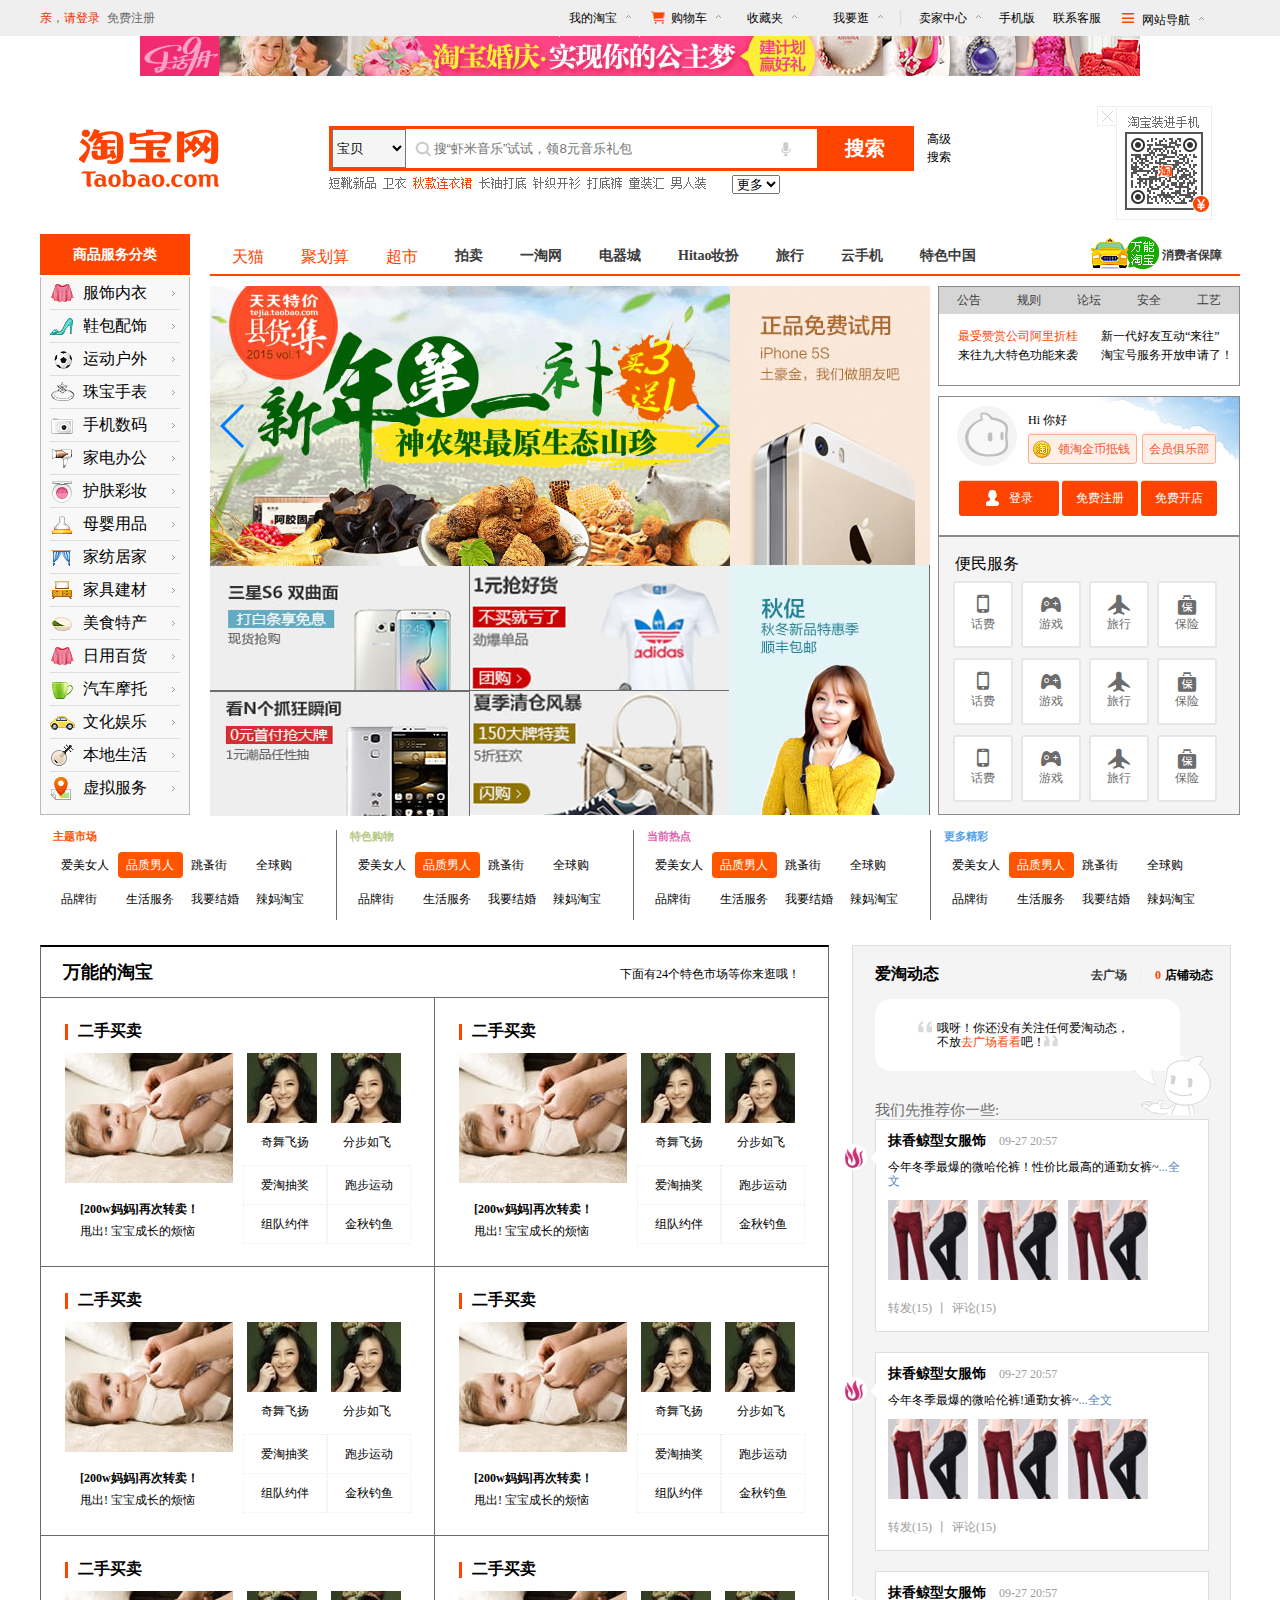
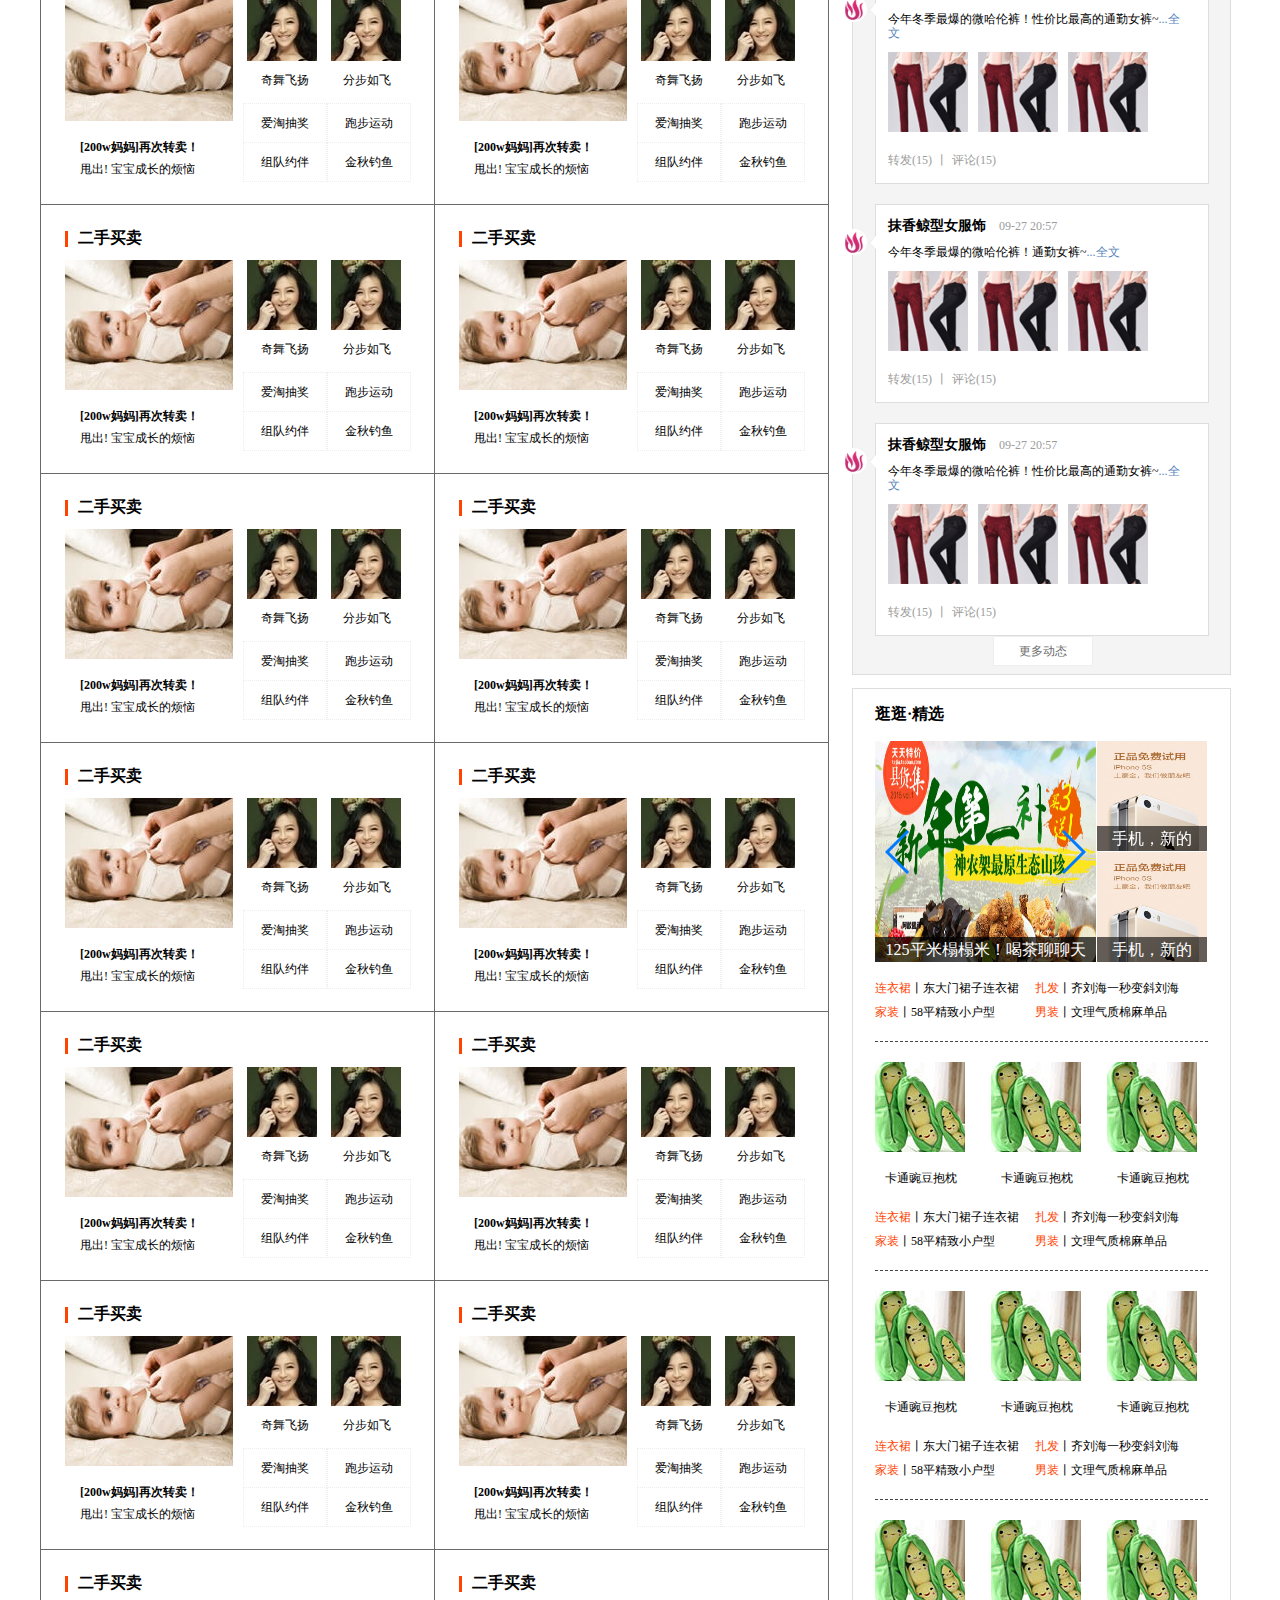
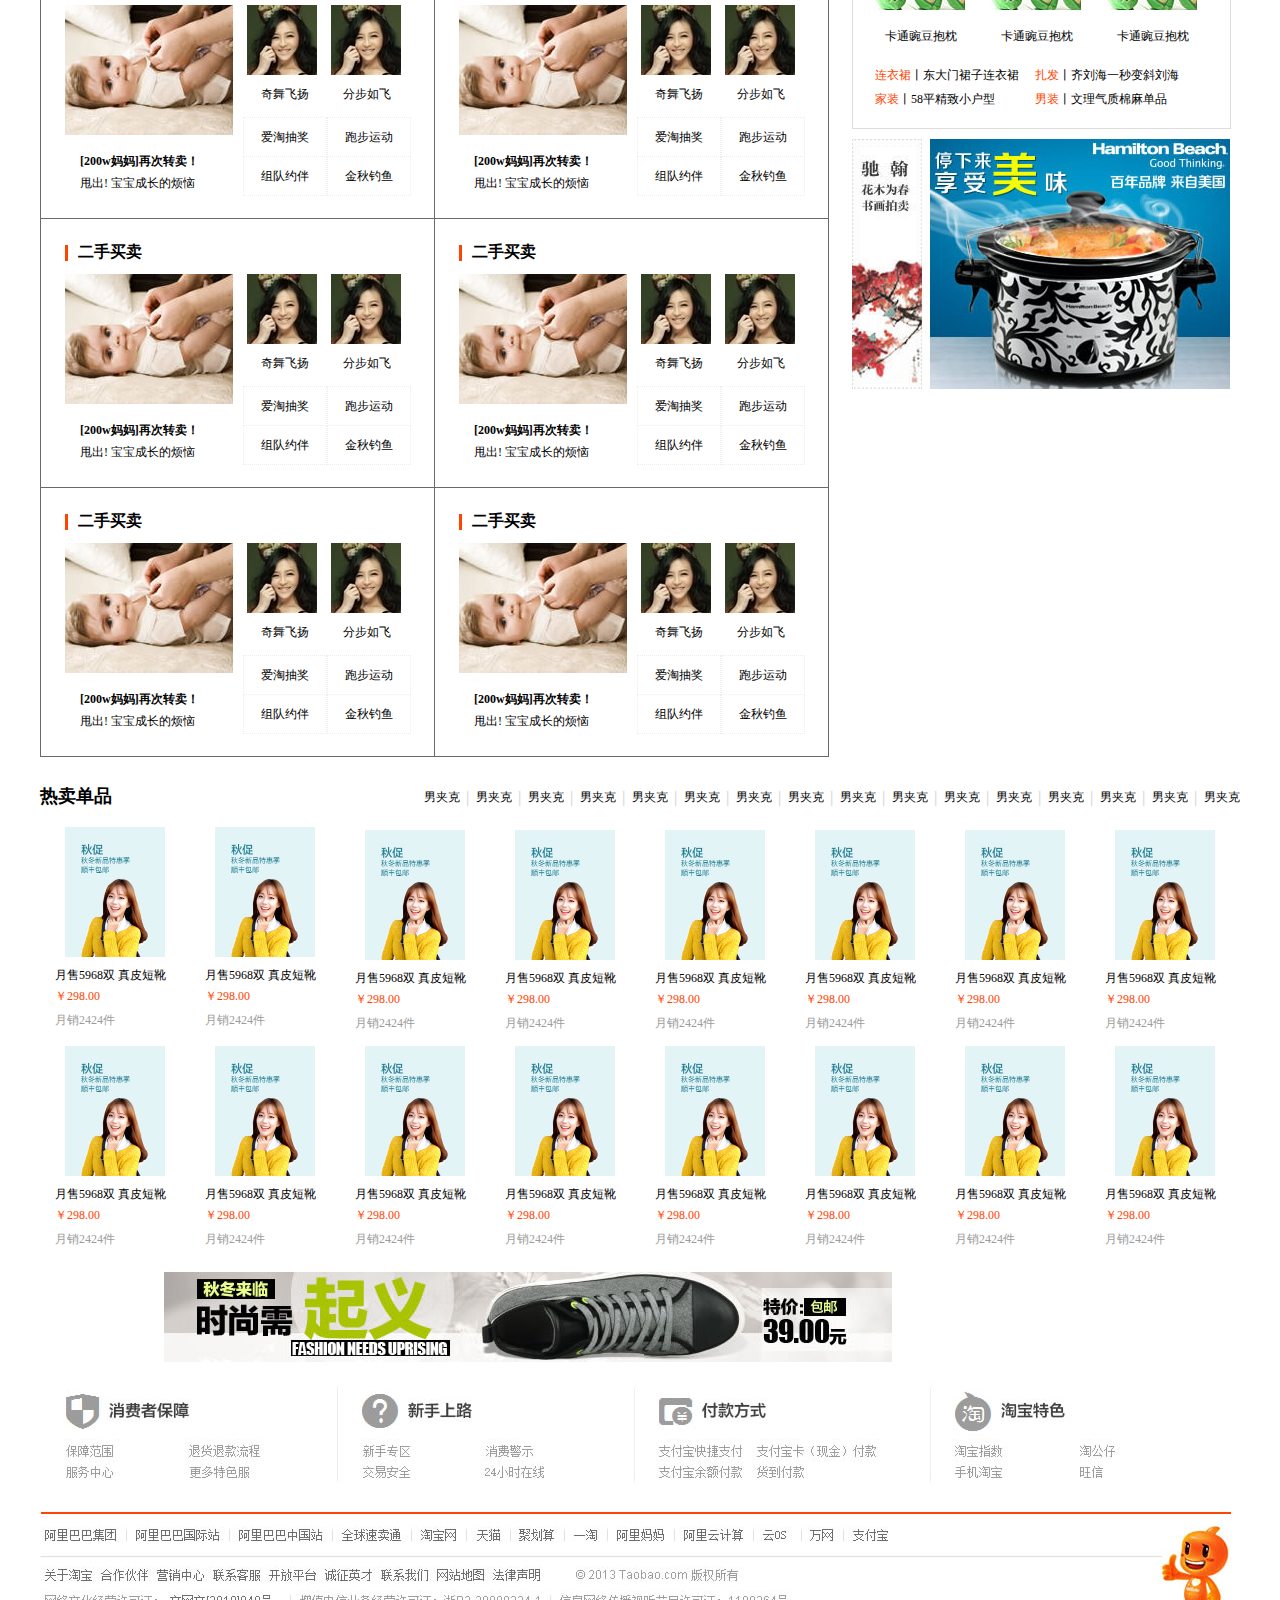
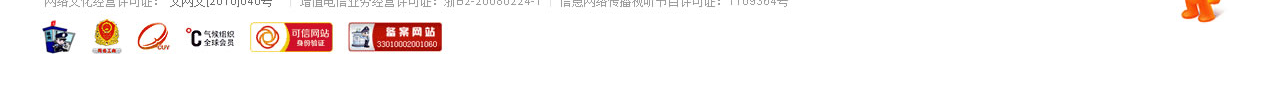
<file: index.html>
<!DOCTYPE html>
<html lang="en">
<head>
	<meta charset="UTF-8">
	<link rel="stylesheet" type="text/css" href="css/style.css">
	<link rel="stylesheet" type="text/css" href="css/common.css">
	<link rel="stylesheet" type="text/css" href="iconfont/iconfont.css">
	<link rel="stylesheet" href="css/swiper.css">
	<title>Document</title>
</head>
<body>
<nav>
	<div class="clearfix gwidin">
		<a href="" class="denglu">亲，请登录</a>
		<a href="" class="zhuce">免费注册</a>
		<ul class="nav fr clearfix">
			<li class="a1 taobao">
				<a class="taobao1" href="">我的淘宝<span></span></a><br>
				<ol>
					<li>已买到的宝贝</li>
					<li>店铺动态</li>
					<li>好友动态</li>
				</ol>
			</li>
			<li class="a1 gouwuche">
				<a class="gouwuche1" href=""><i class="iconfont icon-ziyuan"></i>购物车<span></span></a><br>
				<ol>
					<li class="wu"></li>
					<li class="you">
						<p class="jiacu">最近加入的宝贝：</p>
						<div>
							<p>2015夏季新款低腰修身显腰...<span>￥89.00</span</p>
							<p>颜色分类:黑色 尺寸:s<a href="">删除</a></p>	
						</div>
						<div>
							<p>2015夏季新款低腰修身显腰...<span>￥89.00</span</p>
							<p>颜色分类:黑色 尺寸:s<a href="">删除</a></p>	
						</div>			
					</li>	
				</ol>
			</li>
			<li class="a1 scj">
				<a href="">收藏夹<span></span></a>
				<ol>
					<li>收藏的宝贝</li>
					<li>收藏的店铺</li>
				</ol>
			</li>
			<li class="a1 wyg">
				<a href="">我要逛<span></span></a>
				<ol>
					<li>逛上新</li>
					<li>逛优惠</li>
					<li>小分队</li>
					<li>用手机逛</li>
					<li>商品分类</li>
				</ol>
			</li>
			<span class="fl fengexian">丨</span>
			<li class="a1 mjzx">
				<a class="mjzx1" href="">卖家中心<span></span></a>
				<ol>
					<li>已卖出的宝贝</li>
					<li>出售中的宝贝</li>
					<li>卖家服务市场</li>
					<li>卖家培训中心</li>
				</ol>
			</li>
			<li class="a1"><a href="">手机版</a></li>
			<li class="a1"><a href="">联系客服</a></a></li>
			<li class="a1 wzdh">
			<a class="wzdh1" href=""><i class="iconfont icon-fenlei1"></i>网站导航<span></span>
			</a>
			<ol class="clearfix">
				<li class="fl"><img src="images/wzdh1.png" alt=""></li>
				<li class="fl"><img src="images/wzdh2.png" alt=""></li>
				<li class="fl"><img src="images/wzdh3.png" alt=""></li>
				<li class="fl"><img src="images/wzdh4.png" alt=""></li>
			</ol>
			</li>
		</ul>
	</div>
</nav>
<div style="margin:0 auto;width: 1000px;height: 40px;position: relative;z-index: -2;">
	<img src="images/huodong.jpg" alt="">
</div>
<div class="sousuo">
	<img class="logo" src="images/logo.png" alt="">
	<img class="erweima" src="images/erweima.png" alt="">
	<form>
		<span class="iconfont icon-tubiao11"></span>
		<i class="iconfont icon-maikefeng"></i>
		<input placeholder="搜“虾米音乐”试试，领8元音乐礼包" name="">
		<select class="baobei">
    		<option>宝贝</option>
        	<option>衣服</option>
        	<option>鞋子</option>
        	<option>手机</option>
        	<option>电脑</option>
        	<option>被褥</option>
        	<option>内衣</option>
   		</select>	
		<a href="">搜索</a>
	</form>
	<p>高级搜索</p>
	<div>
		<img src="images/chazhao.png" alt="">
		<select>
    		<option>更多</option>
       		<option>更多</option>
       		<option>更多</option>
       		<option>更多</option>
       		<option>更多</option>
       		<option>更多</option>
       		<option>更多</option>
   		</select>	
	</div>
</div>
<div class="gwidin ctn">
	<div class="left fl">
		<p>商品服务分类</p>
		<ul class="clearfix">
			<li>服饰内衣</li>
			<li>鞋包配饰</li>
			<li>运动户外</li>
			<li>珠宝手表</li>
			<li>手机数码</li>
			<li>家电办公</li>
			<li>护肤彩妆</li>
			<li>母婴用品</li>
			<li>家纺居家</li>
			<li>家具建材</li>
			<li>美食特产</li>
			<li>日用百货</li>
			<li>汽车摩托</li>
			<li>文化娱乐</li>
			<li>本地生活</li>
			<li class="aaa">虚拟服务</li>
		</ul>
	</div>
	<div class="right fr clearfix">
		<ul class="lianjie">
			<li>天猫</li>
			<li>聚划算</li>
			<li>超市</li>
			<li>拍卖</li>
			<li>一淘网</li>
			<li>电器城</li>
			<li>Hitao妆扮</li>
			<li>旅行</li>
			<li>云手机</li>
			<li>特色中国</li>
			<img class="car" src="images/car.png" alt="">
			<li>消费者保障</li>
		</ul>
		<div class="bigbanner swiper-container fl">
			<div class="big swiper-wrapper">
				<div class="swiper-slide"><img src="images/banner.jpg" alt=""></div>
				<div class="swiper-slide"><img src="images/banner.jpg" alt=""></div>
				<div class="swiper-slide"><img src="images/banner.jpg" alt=""></div>
				<div class="swiper-slide"><img src="images/banner.jpg" alt=""></div>
				<div class="swiper-slide"><img src="images/banner.jpg" alt=""></div>
			</div>
   			
   			<!-- 如果需要导航按钮 -->
   			<div class="swiper-button-prev"></div>
   			<div class="swiper-button-next"></div>	
		</div>
		<div class="fl guding1">
			<img src="images/guding2.jpg" alt="">
		</div>

		<div class="fr bg">
			<div class="bg1">
				<ul>
					<li>公告</li>
					<li>规则</li>
					<li>论坛</li>
					<li>安全</li>
					<li>工艺</li>
				</ul>
				<a href="">最受赞赏公司阿里折桂</a>
				<a href="">新一代好友互动“来往”</a>
				<a href="">来往九大特色功能来袭</a>
				<a href="">淘宝号服务开放申请了！</a>
			</div>
			<div class="bg2">
				<p>Hi 你好</p>
				<a class="a1" href="">领淘金币抵钱</a>
				<a class="a2" href="">会员俱乐部</a><br>
				<a class="a3" href="">登录</a>
				<a class="a4" href="">免费注册</a>
				<a class="a5" href="">免费开店</a>
			</div>
			<div class="bg3">
				<div>
					<p>便民服务</p>
					<ul class="clearfix">
						<li id="open"><span class="iconfont icon-shouji"></span><br>话费</li>
						<li><span class="iconfont icon-iconfontyouxihudong"></span><br>游戏</li>
						<li><span class="iconfont icon-lvxing"></span><br>旅行</li>
						<li><span class="iconfont icon-baoxian"></span><br>保险</li>
						<li><span class="iconfont icon-shouji"></span><br>话费</li>
						<li><span class="iconfont icon-iconfontyouxihudong"></span><br>游戏</li>
						<li><span class="iconfont icon-lvxing"></span><br>旅行</li>
						<li><span class="iconfont icon-baoxian"></span><br>保险</li>
						<li><span class="iconfont icon-shouji"></span><br>话费</li>
						<li><span class="iconfont icon-iconfontyouxihudong"></span><br>游戏</li>
						<li><span class="iconfont icon-lvxing"></span><br>旅行</li>
						<li><span class="iconfont icon-baoxian"></span><br>保险</li>	
					</ul>
					<div id="close">
						<form>
							<input type="text" placeholder="手机号，固化好">
							<select class="baobei">
    							<option>50元</option>
        						<option>10元</option>
        						<option>30元</option>
        						<option>100元</option>
        						<option>500元</option>
   							</select>
						</form>
						<p>售价<span>￥</span><strong>49-49.8</strong></p>
						<a class="a1" href="#">立即充值</a>
						<a class="a2" href="#">定期充值</a><span>哇！绝版淘公仔！</span>
					</div>	
				</div>	

			</div>
		</div>
		
		<div class="littlebanner clearfix">
			<div class="little fl clearfix">
				<div class="clearfix fl">
					<img src="images/banner1.jpg" alt="">
					<img src="images/banner2.jpg" alt="">
					<img src="images/banner3.jpg" alt="">
					<img src="images/banner4.jpg" alt="">
				</div>
				<img class="fl" src="images/guding.jpg" alt="">
			</div>
		</div>
	</div>
</div>
<div class="gwidin ctn2">
	<div>
		<h6>主题市场</h6>
		<ul>
			<li><a href="#">爱美女人</a></li>
			<li><a class="white" href="#">品质男人</a></li>
			<li><a href="#">跳蚤街</a></li>
			<li><a href="#">全球购</a></li>
			<li><a href="#">品牌街</a></li>
			<li><a href="#">生活服务</a></li>
			<li><a href="#">我要结婚</a></li>
			<li><a href="#">辣妈淘宝</a></li>
		</ul>
	</div>
	<div>
		<h6>特色购物</h6>
		<ul>
			<li><a href="#">爱美女人</a></li>
			<li><a class="white" href="#">品质男人</a></li>
			<li><a href="#">跳蚤街</a></li>
			<li><a href="#">全球购</a></li>
			<li><a href="#">品牌街</a></li>
			<li><a href="#">生活服务</a></li>
			<li><a href="#">我要结婚</a></li>
			<li><a href="#">辣妈淘宝</a></li>
		</ul>
	</div>
	<div>
		<h6>当前热点</h6>
		<ul>
			<li><a href="#">爱美女人</a></li>
			<li><a class="white" href="#">品质男人</a></li>
			<li><a href="#">跳蚤街</a></li>
			<li><a href="#">全球购</a></li>
			<li><a href="#">品牌街</a></li>
			<li><a href="#">生活服务</a></li>
			<li><a href="#">我要结婚</a></li>
			<li><a href="#">辣妈淘宝</a></li>
		</ul>
	</div>
	<div>
		<h6>更多精彩</h6>
		<ul>
			<li><a href="#">爱美女人</a></li>
			<li><a class="white" href="#">品质男人</a></li>
			<li><a href="#">跳蚤街</a></li>
			<li><a href="#">全球购</a></li>
			<li><a href="#">品牌街</a></li>
			<li><a href="#">生活服务</a></li>
			<li><a href="#">我要结婚</a></li>
			<li><a href="#">辣妈淘宝</a></li>
		</ul>
	</div>
</div>

<div class="gwidin ctn3 clearfix">
	<div class="wanneng">
		<h5>万能的淘宝<span>下面有24个特色市场等你来逛哦！</span></h5>
	</div>
	<div class="sub clearfix fl">
		<div>
			<p class="ershou">二手买卖</p>
			<div class="fl zuo">
				<img src="images/baobao.jpg" alt="">
				<p class="mama">[200w妈妈]再次转卖！</p>
				<p class="baobao">甩出! 宝宝成长的烦恼</p>
			</div>
			<div class="fl you">
				<img class="nvren" src="images/nvren.jpg" alt="">
				<img src="images/nvren.jpg" alt=""><br>
				<span>奇舞飞扬</span>
				<span>分步如飞</span><br>
				<span>爱淘抽奖</span>
				<span>跑步运动</span><br>
				<span>组队约伴</span>
				<span>金秋钓鱼</span>
			</div>
		</div>
		<div>
			<p class="ershou">二手买卖</p>
			<div class="fl zuo">
				<img src="images/baobao.jpg" alt="">
				<p class="mama">[200w妈妈]再次转卖！</p>
				<p class="baobao">甩出! 宝宝成长的烦恼</p>
			</div>
			<div class="fl you">
				<img class="nvren" src="images/nvren.jpg" alt="">
				<img src="images/nvren.jpg" alt=""><br>
				<span>奇舞飞扬</span>
				<span>分步如飞</span><br>
				<span>爱淘抽奖</span>
				<span>跑步运动</span><br>
				<span>组队约伴</span>
				<span>金秋钓鱼</span>
			</div>
		</div>
		<div>
			<p class="ershou">二手买卖</p>
			<div class="fl zuo">
				<img src="images/baobao.jpg" alt="">
				<p class="mama">[200w妈妈]再次转卖！</p>
				<p class="baobao">甩出! 宝宝成长的烦恼</p>
			</div>
			<div class="fl you">
				<img class="nvren" src="images/nvren.jpg" alt="">
				<img src="images/nvren.jpg" alt=""><br>
				<span>奇舞飞扬</span>
				<span>分步如飞</span><br>
				<span>爱淘抽奖</span>
				<span>跑步运动</span><br>
				<span>组队约伴</span>
				<span>金秋钓鱼</span>
			</div>
		</div>
		<div>
			<p class="ershou">二手买卖</p>
			<div class="fl zuo">
				<img src="images/baobao.jpg" alt="">
				<p class="mama">[200w妈妈]再次转卖！</p>
				<p class="baobao">甩出! 宝宝成长的烦恼</p>
			</div>
			<div class="fl you">
				<img class="nvren" src="images/nvren.jpg" alt="">
				<img src="images/nvren.jpg" alt=""><br>
				<span>奇舞飞扬</span>
				<span>分步如飞</span><br>
				<span>爱淘抽奖</span>
				<span>跑步运动</span><br>
				<span>组队约伴</span>
				<span>金秋钓鱼</span>
			</div>
		</div>
		<div>
			<p class="ershou">二手买卖</p>
			<div class="fl zuo">
				<img src="images/baobao.jpg" alt="">
				<p class="mama">[200w妈妈]再次转卖！</p>
				<p class="baobao">甩出! 宝宝成长的烦恼</p>
			</div>
			<div class="fl you">
				<img class="nvren" src="images/nvren.jpg" alt="">
				<img src="images/nvren.jpg" alt=""><br>
				<span>奇舞飞扬</span>
				<span>分步如飞</span><br>
				<span>爱淘抽奖</span>
				<span>跑步运动</span><br>
				<span>组队约伴</span>
				<span>金秋钓鱼</span>
			</div>
		</div>
		<div>
			<p class="ershou">二手买卖</p>
			<div class="fl zuo">
				<img src="images/baobao.jpg" alt="">
				<p class="mama">[200w妈妈]再次转卖！</p>
				<p class="baobao">甩出! 宝宝成长的烦恼</p>
			</div>
			<div class="fl you">
				<img class="nvren" src="images/nvren.jpg" alt="">
				<img src="images/nvren.jpg" alt=""><br>
				<span>奇舞飞扬</span>
				<span>分步如飞</span><br>
				<span>爱淘抽奖</span>
				<span>跑步运动</span><br>
				<span>组队约伴</span>
				<span>金秋钓鱼</span>
			</div>
		</div>
		<div>
			<p class="ershou">二手买卖</p>
			<div class="fl zuo">
				<img src="images/baobao.jpg" alt="">
				<p class="mama">[200w妈妈]再次转卖！</p>
				<p class="baobao">甩出! 宝宝成长的烦恼</p>
			</div>
			<div class="fl you">
				<img class="nvren" src="images/nvren.jpg" alt="">
				<img src="images/nvren.jpg" alt=""><br>
				<span>奇舞飞扬</span>
				<span>分步如飞</span><br>
				<span>爱淘抽奖</span>
				<span>跑步运动</span><br>
				<span>组队约伴</span>
				<span>金秋钓鱼</span>
			</div>
		</div>
		<div>
			<p class="ershou">二手买卖</p>
			<div class="fl zuo">
				<img src="images/baobao.jpg" alt="">
				<p class="mama">[200w妈妈]再次转卖！</p>
				<p class="baobao">甩出! 宝宝成长的烦恼</p>
			</div>
			<div class="fl you">
				<img class="nvren" src="images/nvren.jpg" alt="">
				<img src="images/nvren.jpg" alt=""><br>
				<span>奇舞飞扬</span>
				<span>分步如飞</span><br>
				<span>爱淘抽奖</span>
				<span>跑步运动</span><br>
				<span>组队约伴</span>
				<span>金秋钓鱼</span>
			</div>
		</div>
		<div>
			<p class="ershou">二手买卖</p>
			<div class="fl zuo">
				<img src="images/baobao.jpg" alt="">
				<p class="mama">[200w妈妈]再次转卖！</p>
				<p class="baobao">甩出! 宝宝成长的烦恼</p>
			</div>
			<div class="fl you">
				<img class="nvren" src="images/nvren.jpg" alt="">
				<img src="images/nvren.jpg" alt=""><br>
				<span>奇舞飞扬</span>
				<span>分步如飞</span><br>
				<span>爱淘抽奖</span>
				<span>跑步运动</span><br>
				<span>组队约伴</span>
				<span>金秋钓鱼</span>
			</div>
		</div>
		<div>
			<p class="ershou">二手买卖</p>
			<div class="fl zuo">
				<img src="images/baobao.jpg" alt="">
				<p class="mama">[200w妈妈]再次转卖！</p>
				<p class="baobao">甩出! 宝宝成长的烦恼</p>
			</div>
			<div class="fl you">
				<img class="nvren" src="images/nvren.jpg" alt="">
				<img src="images/nvren.jpg" alt=""><br>
				<span>奇舞飞扬</span>
				<span>分步如飞</span><br>
				<span>爱淘抽奖</span>
				<span>跑步运动</span><br>
				<span>组队约伴</span>
				<span>金秋钓鱼</span>
			</div>
		</div>
		<div>
			<p class="ershou">二手买卖</p>
			<div class="fl zuo">
				<img src="images/baobao.jpg" alt="">
				<p class="mama">[200w妈妈]再次转卖！</p>
				<p class="baobao">甩出! 宝宝成长的烦恼</p>
			</div>
			<div class="fl you">
				<img class="nvren" src="images/nvren.jpg" alt="">
				<img src="images/nvren.jpg" alt=""><br>
				<span>奇舞飞扬</span>
				<span>分步如飞</span><br>
				<span>爱淘抽奖</span>
				<span>跑步运动</span><br>
				<span>组队约伴</span>
				<span>金秋钓鱼</span>
			</div>
		</div>
		<div>
			<p class="ershou">二手买卖</p>
			<div class="fl zuo">
				<img src="images/baobao.jpg" alt="">
				<p class="mama">[200w妈妈]再次转卖！</p>
				<p class="baobao">甩出! 宝宝成长的烦恼</p>
			</div>
			<div class="fl you">
				<img class="nvren" src="images/nvren.jpg" alt="">
				<img src="images/nvren.jpg" alt=""><br>
				<span>奇舞飞扬</span>
				<span>分步如飞</span><br>
				<span>爱淘抽奖</span>
				<span>跑步运动</span><br>
				<span>组队约伴</span>
				<span>金秋钓鱼</span>
			</div>
		</div>
		<div>
			<p class="ershou">二手买卖</p>
			<div class="fl zuo">
				<img src="images/baobao.jpg" alt="">
				<p class="mama">[200w妈妈]再次转卖！</p>
				<p class="baobao">甩出! 宝宝成长的烦恼</p>
			</div>
			<div class="fl you">
				<img class="nvren" src="images/nvren.jpg" alt="">
				<img src="images/nvren.jpg" alt=""><br>
				<span>奇舞飞扬</span>
				<span>分步如飞</span><br>
				<span>爱淘抽奖</span>
				<span>跑步运动</span><br>
				<span>组队约伴</span>
				<span>金秋钓鱼</span>
			</div>
		</div>
		<div>
			<p class="ershou">二手买卖</p>
			<div class="fl zuo">
				<img src="images/baobao.jpg" alt="">
				<p class="mama">[200w妈妈]再次转卖！</p>
				<p class="baobao">甩出! 宝宝成长的烦恼</p>
			</div>
			<div class="fl you">
				<img class="nvren" src="images/nvren.jpg" alt="">
				<img src="images/nvren.jpg" alt=""><br>
				<span>奇舞飞扬</span>
				<span>分步如飞</span><br>
				<span>爱淘抽奖</span>
				<span>跑步运动</span><br>
				<span>组队约伴</span>
				<span>金秋钓鱼</span>
			</div>
		</div>
		<div>
			<p class="ershou">二手买卖</p>
			<div class="fl zuo">
				<img src="images/baobao.jpg" alt="">
				<p class="mama">[200w妈妈]再次转卖！</p>
				<p class="baobao">甩出! 宝宝成长的烦恼</p>
			</div>
			<div class="fl you">
				<img class="nvren" src="images/nvren.jpg" alt="">
				<img src="images/nvren.jpg" alt=""><br>
				<span>奇舞飞扬</span>
				<span>分步如飞</span><br>
				<span>爱淘抽奖</span>
				<span>跑步运动</span><br>
				<span>组队约伴</span>
				<span>金秋钓鱼</span>
			</div>
		</div>
		<div>
			<p class="ershou">二手买卖</p>
			<div class="fl zuo">
				<img src="images/baobao.jpg" alt="">
				<p class="mama">[200w妈妈]再次转卖！</p>
				<p class="baobao">甩出! 宝宝成长的烦恼</p>
			</div>
			<div class="fl you">
				<img class="nvren" src="images/nvren.jpg" alt="">
				<img src="images/nvren.jpg" alt=""><br>
				<span>奇舞飞扬</span>
				<span>分步如飞</span><br>
				<span>爱淘抽奖</span>
				<span>跑步运动</span><br>
				<span>组队约伴</span>
				<span>金秋钓鱼</span>
			</div>
		</div>
		<div>
			<p class="ershou">二手买卖</p>
			<div class="fl zuo">
				<img src="images/baobao.jpg" alt="">
				<p class="mama">[200w妈妈]再次转卖！</p>
				<p class="baobao">甩出! 宝宝成长的烦恼</p>
			</div>
			<div class="fl you">
				<img class="nvren" src="images/nvren.jpg" alt="">
				<img src="images/nvren.jpg" alt=""><br>
				<span>奇舞飞扬</span>
				<span>分步如飞</span><br>
				<span>爱淘抽奖</span>
				<span>跑步运动</span><br>
				<span>组队约伴</span>
				<span>金秋钓鱼</span>
			</div>
		</div>
		<div>
			<p class="ershou">二手买卖</p>
			<div class="fl zuo">
				<img src="images/baobao.jpg" alt="">
				<p class="mama">[200w妈妈]再次转卖！</p>
				<p class="baobao">甩出! 宝宝成长的烦恼</p>
			</div>
			<div class="fl you">
				<img class="nvren" src="images/nvren.jpg" alt="">
				<img src="images/nvren.jpg" alt=""><br>
				<span>奇舞飞扬</span>
				<span>分步如飞</span><br>
				<span>爱淘抽奖</span>
				<span>跑步运动</span><br>
				<span>组队约伴</span>
				<span>金秋钓鱼</span>
			</div>
		</div>
		<div>
			<p class="ershou">二手买卖</p>
			<div class="fl zuo">
				<img src="images/baobao.jpg" alt="">
				<p class="mama">[200w妈妈]再次转卖！</p>
				<p class="baobao">甩出! 宝宝成长的烦恼</p>
			</div>
			<div class="fl you">
				<img class="nvren" src="images/nvren.jpg" alt="">
				<img src="images/nvren.jpg" alt=""><br>
				<span>奇舞飞扬</span>
				<span>分步如飞</span><br>
				<span>爱淘抽奖</span>
				<span>跑步运动</span><br>
				<span>组队约伴</span>
				<span>金秋钓鱼</span>
			</div>
		</div>
		<div>
			<p class="ershou">二手买卖</p>
			<div class="fl zuo">
				<img src="images/baobao.jpg" alt="">
				<p class="mama">[200w妈妈]再次转卖！</p>
				<p class="baobao">甩出! 宝宝成长的烦恼</p>
			</div>
			<div class="fl you">
				<img class="nvren" src="images/nvren.jpg" alt="">
				<img src="images/nvren.jpg" alt=""><br>
				<span>奇舞飞扬</span>
				<span>分步如飞</span><br>
				<span>爱淘抽奖</span>
				<span>跑步运动</span><br>
				<span>组队约伴</span>
				<span>金秋钓鱼</span>
			</div>
		</div>
		<div>
			<p class="ershou">二手买卖</p>
			<div class="fl zuo">
				<img src="images/baobao.jpg" alt="">
				<p class="mama">[200w妈妈]再次转卖！</p>
				<p class="baobao">甩出! 宝宝成长的烦恼</p>
			</div>
			<div class="fl you">
				<img class="nvren" src="images/nvren.jpg" alt="">
				<img src="images/nvren.jpg" alt=""><br>
				<span>奇舞飞扬</span>
				<span>分步如飞</span><br>
				<span>爱淘抽奖</span>
				<span>跑步运动</span><br>
				<span>组队约伴</span>
				<span>金秋钓鱼</span>
			</div>
		</div>
		<div>
			<p class="ershou">二手买卖</p>
			<div class="fl zuo">
				<img src="images/baobao.jpg" alt="">
				<p class="mama">[200w妈妈]再次转卖！</p>
				<p class="baobao">甩出! 宝宝成长的烦恼</p>
			</div>
			<div class="fl you">
				<img class="nvren" src="images/nvren.jpg" alt="">
				<img src="images/nvren.jpg" alt=""><br>
				<span>奇舞飞扬</span>
				<span>分步如飞</span><br>
				<span>爱淘抽奖</span>
				<span>跑步运动</span><br>
				<span>组队约伴</span>
				<span>金秋钓鱼</span>
			</div>
		</div>
	</div>
	<div class="fl right">
		<h6>爱淘动态
			<span >去广场</span>
			<span>丨</span>
			<span>0</span>
			<span>店铺动态</span>
		</h6>
		<div class="yuanjiao">
			<p>哦呀！你还没有关注任何爱淘动态，<br>不放<span>去广场看看</span>吧！</p>
		</div>
		<p class="tuijian">我们先推荐你一些:</p>
		<img class="ali2" src="images/ali2.png" alt="">
		<div class="moxiang">
			<img class="a1" src="images/123.png" alt="">
			<img class="a2" src="images/huo.png" alt="">
			<p class="p1">抹香鲸型女服饰<span>09-27 20:57</span></p>
			<p class="p2">今年冬季最爆的微哈伦裤！性价比最高的通勤女裤~<a href="#">...全文</a></p>
			<img src="images/nanku.png" alt="">
			<img src="images/nanku.png" alt="">
			<img src="images/nanku.png" alt=""><br>
			<a href="#">转发(15)</a>
			<span>丨</span>
			<a href="#">评论(15)</a>
		</div>
		<div class="moxiang">
			<img class="a1" src="images/123.png" alt="">
			<img class="a2" src="images/huo.png" alt="">
			<p class="p1">抹香鲸型女服饰<span>09-27 20:57</span></p>
			<p class="p2">今年冬季最爆的微哈伦裤!通勤女裤~<a href="#">...全文</a></p>
			<img src="images/nanku.png" alt="">
			<img src="images/nanku.png" alt="">
			<img src="images/nanku.png" alt=""><br>
			<a href="#">转发(15)</a>
			<span>丨</span>
			<a href="#">评论(15)</a>
		</div>
		<div class="moxiang">
			<img class="a1" src="images/123.png" alt="">
			<img class="a2" src="images/huo.png" alt="">
			<p class="p1">抹香鲸型女服饰<span>09-27 20:57</span></p>
			<p class="p2">今年冬季最爆的微哈伦裤！性价比最高的通勤女裤~<a href="#">...全文</a></p>
			<img src="images/nanku.png" alt="">
			<img src="images/nanku.png" alt="">
			<img src="images/nanku.png" alt=""><br>
			<a href="#">转发(15)</a>
			<span>丨</span>
			<a href="#">评论(15)</a>
		</div>
		<div class="moxiang">
			<img class="a1" src="images/123.png" alt="">
			<img class="a2" src="images/huo.png" alt="">
			<p class="p1">抹香鲸型女服饰<span>09-27 20:57</span></p>
			<p class="p2">今年冬季最爆的微哈伦裤！通勤女裤~<a href="#">...全文</a></p>
			<img src="images/nanku.png" alt="">
			<img src="images/nanku.png" alt="">
			<img src="images/nanku.png" alt=""><br>
			<a href="#">转发(15)</a>
			<span>丨</span>
			<a href="#">评论(15)</a>
		</div>
		<div class="moxiang moxiang5">
			<img class="a1" src="images/123.png" alt="">
			<img class="a2" src="images/huo.png" alt="">
			<p class="p1">抹香鲸型女服饰<span>09-27 20:57</span></p>
			<p class="p2">今年冬季最爆的微哈伦裤！性价比最高的通勤女裤~<a href="#">...全文</a></p>
			<img src="images/nanku.png" alt="">
			<img src="images/nanku.png" alt="">
			<img src="images/nanku.png" alt=""><br>
			<a href="#">转发(15)</a>
			<span>丨</span>
			<a href="#">评论(15)</a>
		</div>
		<a  href="">更多动态</a>
	</div>
	<div class="fl right2">
		<div class="clearfix">
			<p class="guang">逛逛·精选</p>
			<div class="fl swiper-container swiper-containe">
				<div class="swiper-wrapper">
					<div class="swiper-slide"><img src="images/banner.jpg" alt=""><span>125平米榻榻米！喝茶聊聊天</span></div>
					<div class="swiper-slide"><img src="images/banner.jpg" alt=""><span>125平米榻榻米！喝茶聊聊天</span></div>
					<div class="swiper-slide"><img src="images/banner.jpg" alt=""><span>125平米榻榻米！喝茶聊聊天</span></div>
					<div class="swiper-slide"><img src="images/banner.jpg" alt=""><span>125平米榻榻米！喝茶聊聊天</span></div>
					<div class="swiper-slide"><img src="images/banner.jpg" alt=""><span>125平米榻榻米！喝茶聊聊天</span></div>
					<div class="swiper-slide"><img src="images/banner.jpg" alt=""><span>125平米榻榻米！喝茶聊聊天</span></div>
					<div class="swiper-slide"><img src="images/banner.jpg" alt=""><span>125平米榻榻米！喝茶聊聊天</span></div>
					<div class="swiper-slide"><img src="images/banner.jpg" alt=""><span>125平米榻榻米！喝茶聊聊天</span></div>
				</div>
   				
   				<!-- 如果需要导航按钮 -->
   				<div class="swiper-button-prev"></div>
   				<div class="swiper-button-next"></div>		
			</div>
			<div class="fl gandong">
				<div><img src="images/guding2.jpg" alt=""><span>手机，新的</span></div>
				<div class="img2"><img src="images/guding2.jpg" alt=""><span>手机，新的</span></div>
			</div>
			<div class="zi clearfix fl">
				<p class="fl"><strong>连衣裙</strong><span>丨</span>东大门裙子连衣裙</p>
				<p class="fl"><strong>扎发</strong><span>丨</span>齐刘海一秒变斜刘海</p>
				<p class="fl"><strong>家装</strong><span>丨</span>58平精致小户型</p>
				<p class="fl"><strong>男装</strong><span>丨</span>文理气质棉麻单品</p>
			</div>
		</div>
		<div class="clearfix wandou">
			<div class="fl f1">
				<img src="images/wandou.png" alt="">
				<p>卡通豌豆抱枕</p>
			</div>
			<div class="fl f1">
				<img src="images/wandou.png" alt="">
				<p>卡通豌豆抱枕</p>
			</div>
			<div class="fl f1">
				<img src="images/wandou.png" alt="">
				<p>卡通豌豆抱枕</p>
			</div>
			<div class="zi clearfix fl">
				<p class="fl"><strong>连衣裙</strong><span>丨</span>东大门裙子连衣裙</p>
				<p class="fl"><strong>扎发</strong><span>丨</span>齐刘海一秒变斜刘海</p>
				<p class="fl"><strong>家装</strong><span>丨</span>58平精致小户型</p>
				<p class="fl"><strong>男装</strong><span>丨</span>文理气质棉麻单品</p>
			</div>
		</div>
		<div class="clearfix wandou">
			<div class="fl f1">
				<img src="images/wandou.png" alt="">
				<p>卡通豌豆抱枕</p>
			</div>
			<div class="fl f1">
				<img src="images/wandou.png" alt="">
				<p>卡通豌豆抱枕</p>
			</div>
			<div class="fl f1">
				<img src="images/wandou.png" alt="">
				<p>卡通豌豆抱枕</p>
			</div>
			<div class="zi clearfix fl">
				<p class="fl"><strong>连衣裙</strong><span>丨</span>东大门裙子连衣裙</p>
				<p class="fl"><strong>扎发</strong><span>丨</span>齐刘海一秒变斜刘海</p>
				<p class="fl"><strong>家装</strong><span>丨</span>58平精致小户型</p>
				<p class="fl"><strong>男装</strong><span>丨</span>文理气质棉麻单品</p>
			</div>
		</div>
		<div class="clearfix wandou wandoudou">
			<div class="fl f1">
				<img src="images/wandou.png" alt="">
				<p>卡通豌豆抱枕</p>
			</div>
			<div class="fl f1">
				<img src="images/wandou.png" alt="">
				<p>卡通豌豆抱枕</p>
			</div>
			<div class="fl f1">
				<img src="images/wandou.png" alt="">
				<p>卡通豌豆抱枕</p>
			</div>
			<div class="zi clearfix fl">
				<p class="fl"><strong>连衣裙</strong><span>丨</span>东大门裙子连衣裙</p>
				<p class="fl"><strong>扎发</strong><span>丨</span>齐刘海一秒变斜刘海</p>
				<p class="fl"><strong>家装</strong><span>丨</span>58平精致小户型</p>
				<p class="fl"><strong>男装</strong><span>丨</span>文理气质棉麻单品</p>
			</div>
		</div>
	</div>
		<img class="mingpai" src="images/mingpai.jpg" alt="">
</div>
<div class="ctn4 clearfix gwidin">
	<p class="fl remai">热卖单品</p>
	<ul class="fr jiake clearfix">
		<li>男夹克</li><span>丨</span>
		<li>男夹克</li><span>丨</span>
		<li>男夹克</li><span>丨</span>
		<li>男夹克</li><span>丨</span>
		<li>男夹克</li><span>丨</span>
		<li>男夹克</li><span>丨</span>
		<li>男夹克</li><span>丨</span>
		<li>男夹克</li><span>丨</span>
		<li>男夹克</li><span>丨</span>
		<li>男夹克</li><span>丨</span>
		<li>男夹克</li><span>丨</span>
		<li>男夹克</li><span>丨</span>
		<li>男夹克</li><span>丨</span>
		<li>男夹克</li><span>丨</span>
		<li>男夹克</li><span>丨</span>
		<li>男夹克</li>
	</ul><br>
	<div class="fl">
		<img src="images/guding.jpg" alt="">
		<p class="p1">月售5968双 真皮短靴</p>
		<p class="p2">￥298.00</p>
		<p class="p3">月销2424件</p>
	</div>
	<div class="fl">
		<img src="images/guding.jpg" alt="">
		<p class="p1">月售5968双 真皮短靴</p>
		<p class="p2">￥298.00</p>
		<p class="p3">月销2424件</p>
	</div>
	<div class="fl">
		<img src="images/guding.jpg" alt="">
		<p class="p1">月售5968双 真皮短靴</p>
		<p class="p2">￥298.00</p>
		<p class="p3">月销2424件</p>
	</div>
	<div class="fl">
		<img src="images/guding.jpg" alt="">
		<p class="p1">月售5968双 真皮短靴</p>
		<p class="p2">￥298.00</p>
		<p class="p3">月销2424件</p>
	</div>
	<div class="fl">
		<img src="images/guding.jpg" alt="">
		<p class="p1">月售5968双 真皮短靴</p>
		<p class="p2">￥298.00</p>
		<p class="p3">月销2424件</p>
	</div>
	<div class="fl">
		<img src="images/guding.jpg" alt="">
		<p class="p1">月售5968双 真皮短靴</p>
		<p class="p2">￥298.00</p>
		<p class="p3">月销2424件</p>
	</div>
	<div class="fl">
		<img src="images/guding.jpg" alt="">
		<p class="p1">月售5968双 真皮短靴</p>
		<p class="p2">￥298.00</p>
		<p class="p3">月销2424件</p>
	</div>
	<div class="fl">
		<img src="images/guding.jpg" alt="">
		<p class="p1">月售5968双 真皮短靴</p>
		<p class="p2">￥298.00</p>
		<p class="p3">月销2424件</p>
	</div>
	<div class="fl">
		<img src="images/guding.jpg" alt="">
		<p class="p1">月售5968双 真皮短靴</p>
		<p class="p2">￥298.00</p>
		<p class="p3">月销2424件</p>
	</div>
	<div class="fl">
		<img src="images/guding.jpg" alt="">
		<p class="p1">月售5968双 真皮短靴</p>
		<p class="p2">￥298.00</p>
		<p class="p3">月销2424件</p>
	</div>
	<div class="fl">
		<img src="images/guding.jpg" alt="">
		<p class="p1">月售5968双 真皮短靴</p>
		<p class="p2">￥298.00</p>
		<p class="p3">月销2424件</p>
	</div>
	<div class="fl">
		<img src="images/guding.jpg" alt="">
		<p class="p1">月售5968双 真皮短靴</p>
		<p class="p2">￥298.00</p>
		<p class="p3">月销2424件</p>
	</div>
	<div class="fl">
		<img src="images/guding.jpg" alt="">
		<p class="p1">月售5968双 真皮短靴</p>
		<p class="p2">￥298.00</p>
		<p class="p3">月销2424件</p>
	</div>
	<div class="fl">
		<img src="images/guding.jpg" alt="">
		<p class="p1">月售5968双 真皮短靴</p>
		<p class="p2">￥298.00</p>
		<p class="p3">月销2424件</p>
	</div>
	<div class="fl">
		<img src="images/guding.jpg" alt="">
		<p class="p1">月售5968双 真皮短靴</p>
		<p class="p2">￥298.00</p>
		<p class="p3">月销2424件</p>
	</div>
	<div class="fl">
		<img src="images/guding.jpg" alt="">
		<p class="p1">月售5968双 真皮短靴</p>
		<p class="p2">￥298.00</p>
		<p class="p3">月销2424件</p>
	</div>
	<img class="xie" src="images/xie.jpg" alt="">

</div>
<div class="bottom gwidin">
	<img src="images/dibu.jpg" alt="">
</div>


















<br><br>






<script src="js/swiper.js"></script>
 <script>        
  var mySwiper = new Swiper ('.swiper-container', {
    direction: 'horizontal',
    loop: true,
    autoplay: {
    delay:3000,//1秒切换一次
    disableOnInteraction: false,

  },
  effect : 'slide',
    
    // 如果需要分页器
    pagination: {
      el: '.swiper-pagination',
    },
    
    // 如果需要前进后退按钮
    navigation: {
      nextEl: '.swiper-button-next',
      prevEl: '.swiper-button-prev',
    },
    

  })
  mySwiper.el.onmouseover = function (){
  mySwiper.autoplay.stop();
}
  mySwiper.el.onmouseout = function(){
  mySwiper.autoplay.start();
}       

   var oopen = document.getElementById('open') 
   var oclose = document.getElementById('close') 
   oopen.onclick = function(){
   	if (oclose.style.display == 'block') {
   		oclose.style.display = 'none'
   	}else{
   		oclose.style.display = 'block'
   	}
}
  </script>  

</body>
</html>
</file>
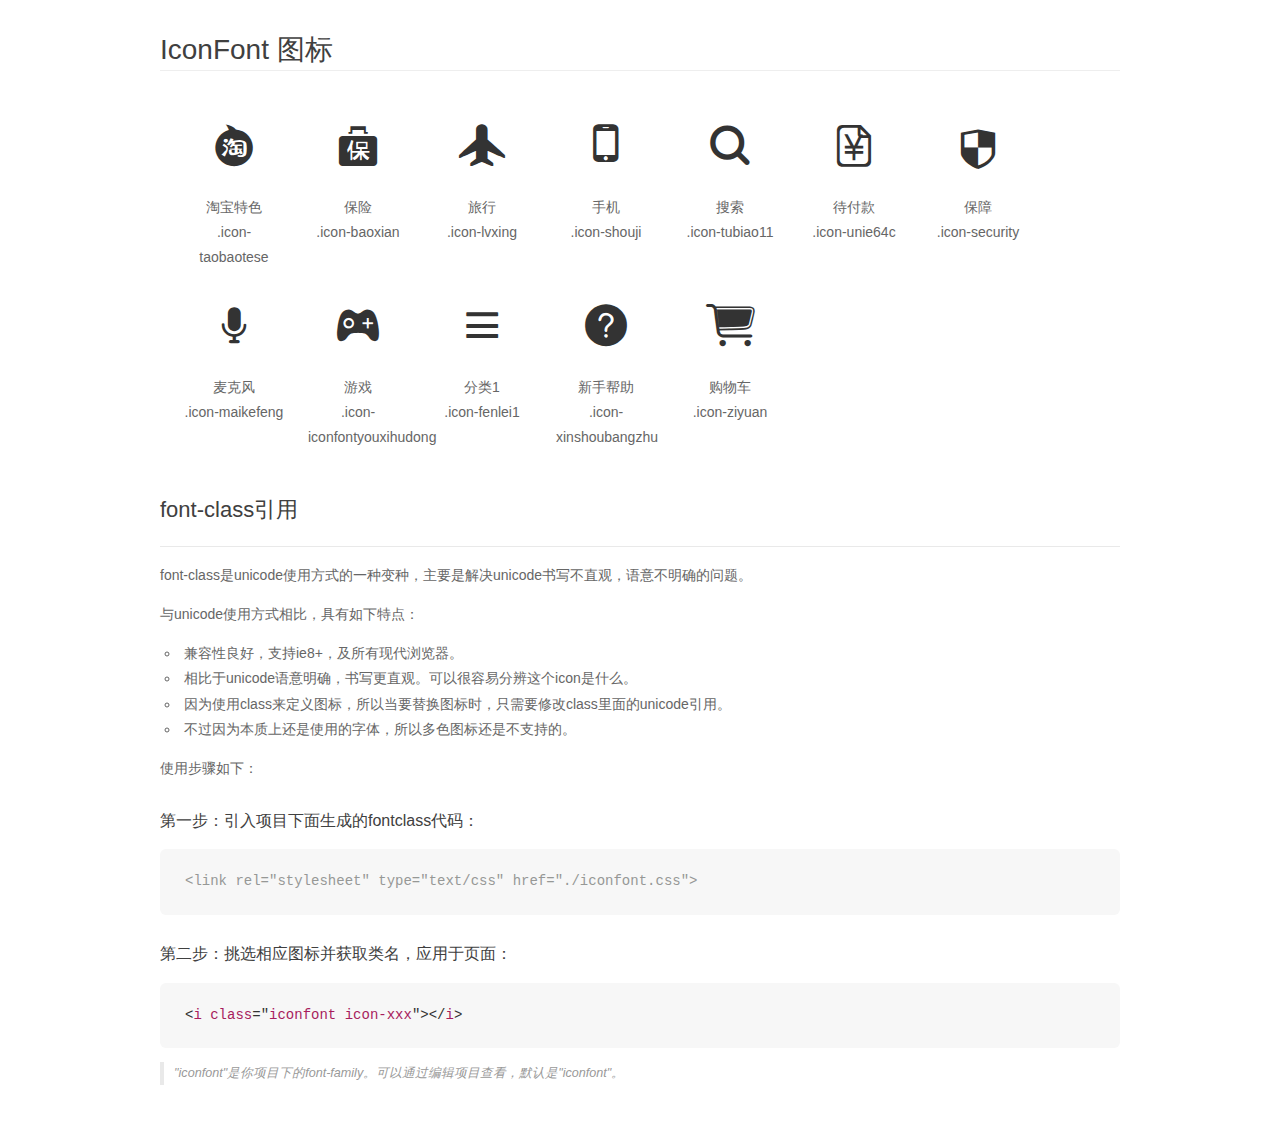
<file: iconfont/demo_fontclass.html>
<!DOCTYPE html>
<html>
<head>
    <meta charset="utf-8"/>
    <title>IconFont</title>
    <link rel="stylesheet" href="demo.css">
    <link rel="stylesheet" href="iconfont.css">
</head>
<body>
    <div class="main markdown">
        <h1>IconFont 图标</h1>
        <ul class="icon_lists clear">
            
                <li>
                <i class="icon iconfont icon-taobaotese"></i>
                    <div class="name">淘宝特色</div>
                    <div class="fontclass">.icon-taobaotese</div>
                </li>
            
                <li>
                <i class="icon iconfont icon-baoxian"></i>
                    <div class="name">保险</div>
                    <div class="fontclass">.icon-baoxian</div>
                </li>
            
                <li>
                <i class="icon iconfont icon-lvxing"></i>
                    <div class="name">旅行</div>
                    <div class="fontclass">.icon-lvxing</div>
                </li>
            
                <li>
                <i class="icon iconfont icon-shouji"></i>
                    <div class="name">手机</div>
                    <div class="fontclass">.icon-shouji</div>
                </li>
            
                <li>
                <i class="icon iconfont icon-tubiao11"></i>
                    <div class="name">搜索</div>
                    <div class="fontclass">.icon-tubiao11</div>
                </li>
            
                <li>
                <i class="icon iconfont icon-unie64c"></i>
                    <div class="name">待付款</div>
                    <div class="fontclass">.icon-unie64c</div>
                </li>
            
                <li>
                <i class="icon iconfont icon-security"></i>
                    <div class="name">保障</div>
                    <div class="fontclass">.icon-security</div>
                </li>
            
                <li>
                <i class="icon iconfont icon-maikefeng"></i>
                    <div class="name">麦克风</div>
                    <div class="fontclass">.icon-maikefeng</div>
                </li>
            
                <li>
                <i class="icon iconfont icon-iconfontyouxihudong"></i>
                    <div class="name">游戏</div>
                    <div class="fontclass">.icon-iconfontyouxihudong</div>
                </li>
            
                <li>
                <i class="icon iconfont icon-fenlei1"></i>
                    <div class="name">分类1</div>
                    <div class="fontclass">.icon-fenlei1</div>
                </li>
            
                <li>
                <i class="icon iconfont icon-xinshoubangzhu"></i>
                    <div class="name">新手帮助</div>
                    <div class="fontclass">.icon-xinshoubangzhu</div>
                </li>
            
                <li>
                <i class="icon iconfont icon-ziyuan"></i>
                    <div class="name">购物车</div>
                    <div class="fontclass">.icon-ziyuan</div>
                </li>
            
        </ul>

        <h2 id="font-class-">font-class引用</h2>
        <hr>

        <p>font-class是unicode使用方式的一种变种，主要是解决unicode书写不直观，语意不明确的问题。</p>
        <p>与unicode使用方式相比，具有如下特点：</p>
        <ul>
        <li>兼容性良好，支持ie8+，及所有现代浏览器。</li>
        <li>相比于unicode语意明确，书写更直观。可以很容易分辨这个icon是什么。</li>
        <li>因为使用class来定义图标，所以当要替换图标时，只需要修改class里面的unicode引用。</li>
        <li>不过因为本质上还是使用的字体，所以多色图标还是不支持的。</li>
        </ul>
        <p>使用步骤如下：</p>
        <h3 id="-fontclass-">第一步：引入项目下面生成的fontclass代码：</h3>


        <pre><code class="lang-js hljs javascript"><span class="hljs-comment">&lt;link rel="stylesheet" type="text/css" href="./iconfont.css"&gt;</span></code></pre>
        <h3 id="-">第二步：挑选相应图标并获取类名，应用于页面：</h3>
        <pre><code class="lang-css hljs">&lt;<span class="hljs-selector-tag">i</span> <span class="hljs-selector-tag">class</span>="<span class="hljs-selector-tag">iconfont</span> <span class="hljs-selector-tag">icon-xxx</span>"&gt;&lt;/<span class="hljs-selector-tag">i</span>&gt;</code></pre>
        <blockquote>
        <p>"iconfont"是你项目下的font-family。可以通过编辑项目查看，默认是"iconfont"。</p>
        </blockquote>
    </div>
</body>
</html>
</file>
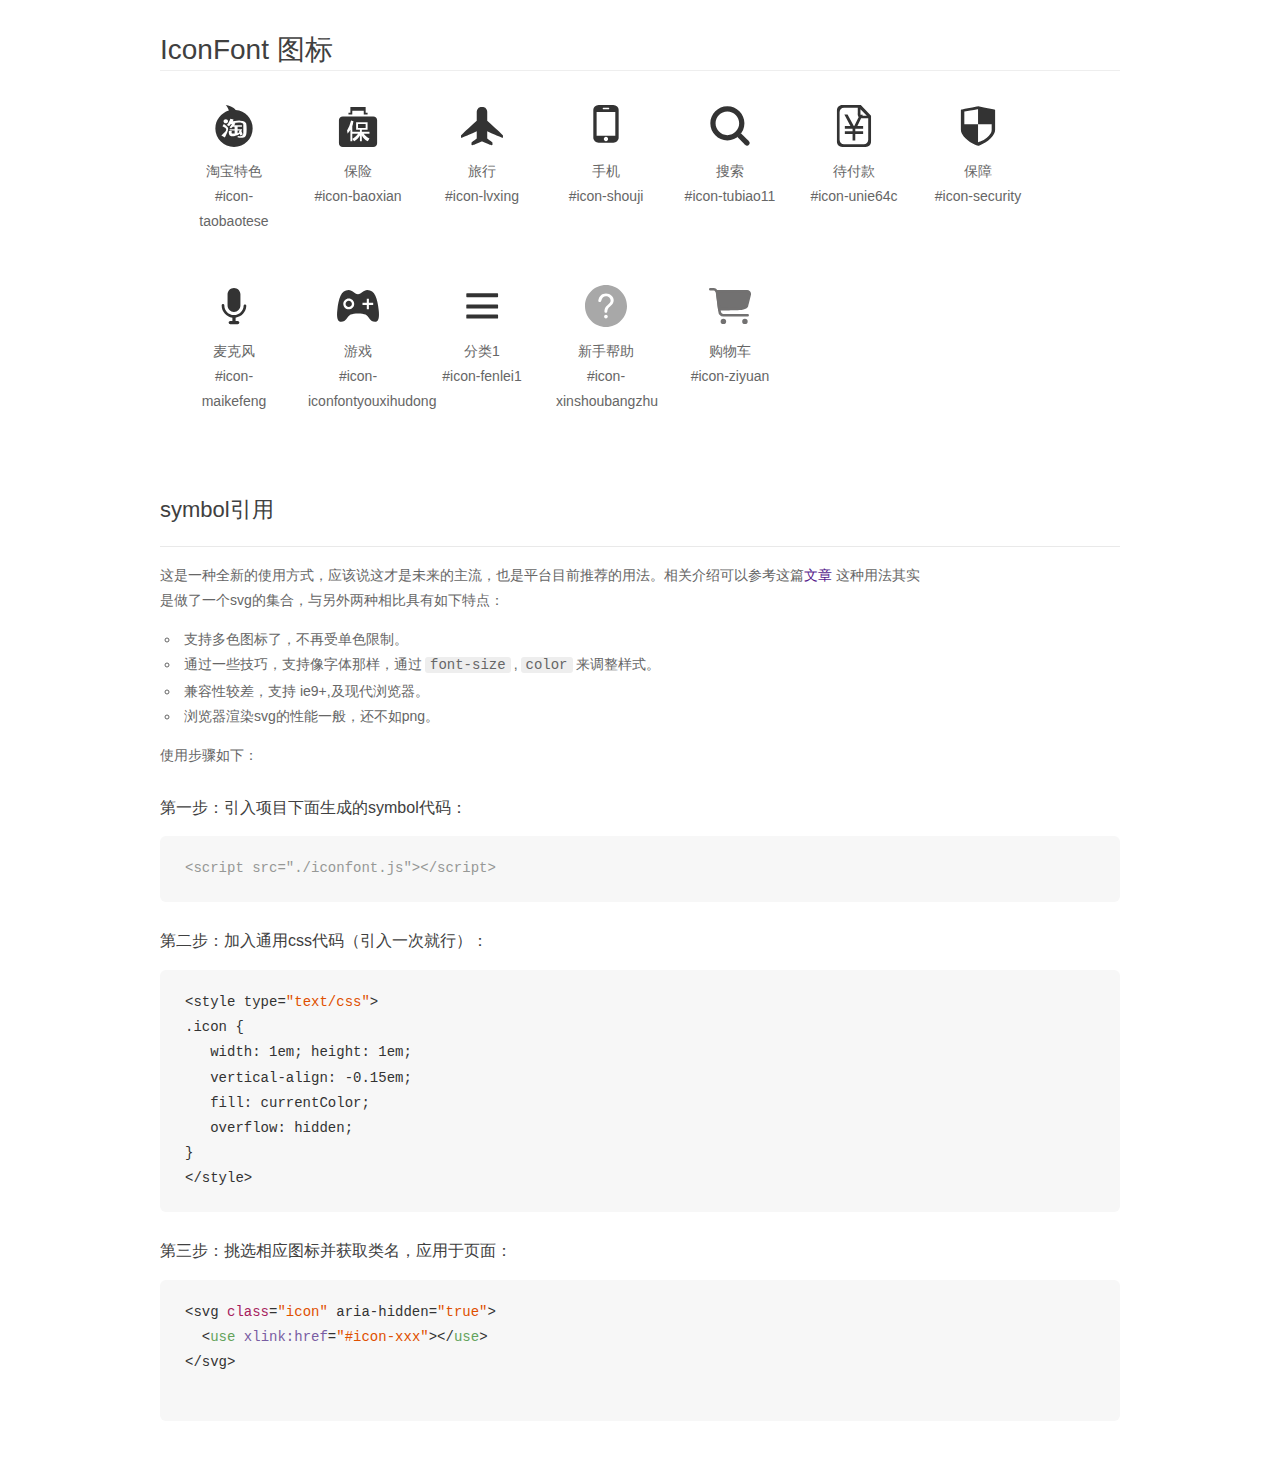
<file: iconfont/demo_symbol.html>
<!DOCTYPE html>
<html>
<head>
    <meta charset="utf-8"/>
    <title>IconFont</title>
    <link rel="stylesheet" href="demo.css">
    <script src="iconfont.js"></script>

    <style type="text/css">
        .icon {
          /* 通过设置 font-size 来改变图标大小 */
          width: 1em; height: 1em;
          /* 图标和文字相邻时，垂直对齐 */
          vertical-align: -0.15em;
          /* 通过设置 color 来改变 SVG 的颜色/fill */
          fill: currentColor;
          /* path 和 stroke 溢出 viewBox 部分在 IE 下会显示
             normalize.css 中也包含这行 */
          overflow: hidden;
        }

    </style>
</head>
<body>
    <div class="main markdown">
        <h1>IconFont 图标</h1>
        <ul class="icon_lists clear">
            
                <li>
                    <svg class="icon" aria-hidden="true">
                        <use xlink:href="#icon-taobaotese"></use>
                    </svg>
                    <div class="name">淘宝特色</div>
                    <div class="fontclass">#icon-taobaotese</div>
                </li>
            
                <li>
                    <svg class="icon" aria-hidden="true">
                        <use xlink:href="#icon-baoxian"></use>
                    </svg>
                    <div class="name">保险</div>
                    <div class="fontclass">#icon-baoxian</div>
                </li>
            
                <li>
                    <svg class="icon" aria-hidden="true">
                        <use xlink:href="#icon-lvxing"></use>
                    </svg>
                    <div class="name">旅行</div>
                    <div class="fontclass">#icon-lvxing</div>
                </li>
            
                <li>
                    <svg class="icon" aria-hidden="true">
                        <use xlink:href="#icon-shouji"></use>
                    </svg>
                    <div class="name">手机</div>
                    <div class="fontclass">#icon-shouji</div>
                </li>
            
                <li>
                    <svg class="icon" aria-hidden="true">
                        <use xlink:href="#icon-tubiao11"></use>
                    </svg>
                    <div class="name">搜索</div>
                    <div class="fontclass">#icon-tubiao11</div>
                </li>
            
                <li>
                    <svg class="icon" aria-hidden="true">
                        <use xlink:href="#icon-unie64c"></use>
                    </svg>
                    <div class="name">待付款</div>
                    <div class="fontclass">#icon-unie64c</div>
                </li>
            
                <li>
                    <svg class="icon" aria-hidden="true">
                        <use xlink:href="#icon-security"></use>
                    </svg>
                    <div class="name">保障</div>
                    <div class="fontclass">#icon-security</div>
                </li>
            
                <li>
                    <svg class="icon" aria-hidden="true">
                        <use xlink:href="#icon-maikefeng"></use>
                    </svg>
                    <div class="name">麦克风</div>
                    <div class="fontclass">#icon-maikefeng</div>
                </li>
            
                <li>
                    <svg class="icon" aria-hidden="true">
                        <use xlink:href="#icon-iconfontyouxihudong"></use>
                    </svg>
                    <div class="name">游戏</div>
                    <div class="fontclass">#icon-iconfontyouxihudong</div>
                </li>
            
                <li>
                    <svg class="icon" aria-hidden="true">
                        <use xlink:href="#icon-fenlei1"></use>
                    </svg>
                    <div class="name">分类1</div>
                    <div class="fontclass">#icon-fenlei1</div>
                </li>
            
                <li>
                    <svg class="icon" aria-hidden="true">
                        <use xlink:href="#icon-xinshoubangzhu"></use>
                    </svg>
                    <div class="name">新手帮助</div>
                    <div class="fontclass">#icon-xinshoubangzhu</div>
                </li>
            
                <li>
                    <svg class="icon" aria-hidden="true">
                        <use xlink:href="#icon-ziyuan"></use>
                    </svg>
                    <div class="name">购物车</div>
                    <div class="fontclass">#icon-ziyuan</div>
                </li>
            
        </ul>


        <h2 id="symbol-">symbol引用</h2>
        <hr>

        <p>这是一种全新的使用方式，应该说这才是未来的主流，也是平台目前推荐的用法。相关介绍可以参考这篇<a href="">文章</a>
        这种用法其实是做了一个svg的集合，与另外两种相比具有如下特点：</p>
        <ul>
          <li>支持多色图标了，不再受单色限制。</li>
          <li>通过一些技巧，支持像字体那样，通过<code>font-size</code>,<code>color</code>来调整样式。</li>
          <li>兼容性较差，支持 ie9+,及现代浏览器。</li>
          <li>浏览器渲染svg的性能一般，还不如png。</li>
        </ul>
        <p>使用步骤如下：</p>
        <h3 id="-symbol-">第一步：引入项目下面生成的symbol代码：</h3>
        <pre><code class="lang-js hljs javascript"><span class="hljs-comment">&lt;script src="./iconfont.js"&gt;&lt;/script&gt;</span></code></pre>
        <h3 id="-css-">第二步：加入通用css代码（引入一次就行）：</h3>
        <pre><code class="lang-js hljs javascript">&lt;style type=<span class="hljs-string">"text/css"</span>&gt;
.icon {
   width: <span class="hljs-number">1</span>em; height: <span class="hljs-number">1</span>em;
   vertical-align: <span class="hljs-number">-0.15</span>em;
   fill: currentColor;
   overflow: hidden;
}
&lt;<span class="hljs-regexp">/style&gt;</span></code></pre>
        <h3 id="-">第三步：挑选相应图标并获取类名，应用于页面：</h3>
        <pre><code class="lang-js hljs javascript">&lt;svg <span class="hljs-class"><span class="hljs-keyword">class</span></span>=<span class="hljs-string">"icon"</span> aria-hidden=<span class="hljs-string">"true"</span>&gt;<span class="xml"><span class="hljs-tag">
  &lt;<span class="hljs-name">use</span> <span class="hljs-attr">xlink:href</span>=<span class="hljs-string">"#icon-xxx"</span>&gt;</span><span class="hljs-tag">&lt;/<span class="hljs-name">use</span>&gt;</span>
</span>&lt;<span class="hljs-regexp">/svg&gt;
        </span></code></pre>
    </div>
</body>
</html>
</file>
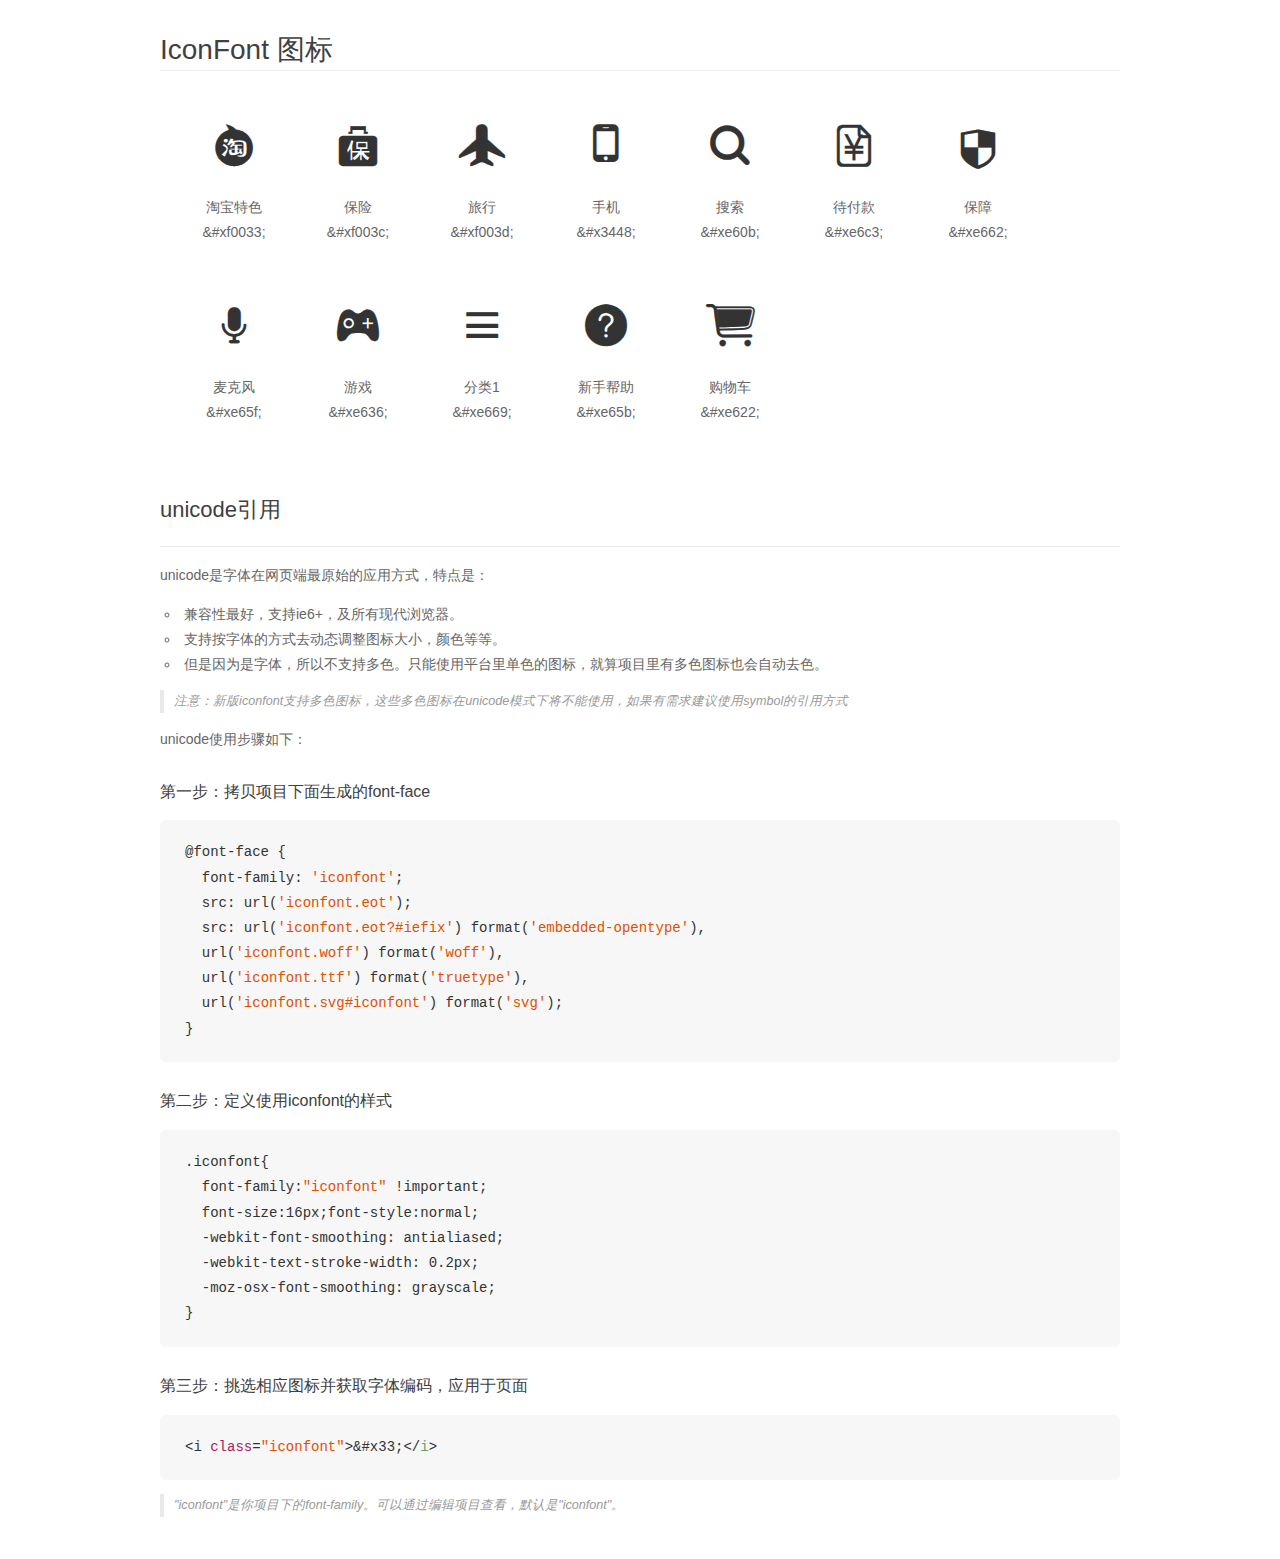
<file: iconfont/demo_unicode.html>
<!DOCTYPE html>
<html>
<head>
    <meta charset="utf-8"/>
    <title>IconFont</title>
    <link rel="stylesheet" href="demo.css">

    <style type="text/css">

        @font-face {font-family: "iconfont";
          src: url('iconfont.eot'); /* IE9*/
          src: url('iconfont.eot#iefix') format('embedded-opentype'), /* IE6-IE8 */
          url('iconfont.woff') format('woff'), /* chrome, firefox */
          url('iconfont.ttf') format('truetype'), /* chrome, firefox, opera, Safari, Android, iOS 4.2+*/
          url('iconfont.svg#iconfont') format('svg'); /* iOS 4.1- */
        }

        .iconfont {
          font-family:"iconfont" !important;
          font-size:16px;
          font-style:normal;
          -webkit-font-smoothing: antialiased;
          -webkit-text-stroke-width: 0.2px;
          -moz-osx-font-smoothing: grayscale;
        }

    </style>
</head>
<body>
    <div class="main markdown">
        <h1>IconFont 图标</h1>
        <ul class="icon_lists clear">
            
                <li>
                <i class="icon iconfont">&#xf0033;</i>
                    <div class="name">淘宝特色</div>
                    <div class="code">&amp;#xf0033;</div>
                </li>
            
                <li>
                <i class="icon iconfont">&#xf003c;</i>
                    <div class="name">保险</div>
                    <div class="code">&amp;#xf003c;</div>
                </li>
            
                <li>
                <i class="icon iconfont">&#xf003d;</i>
                    <div class="name">旅行</div>
                    <div class="code">&amp;#xf003d;</div>
                </li>
            
                <li>
                <i class="icon iconfont">&#x3448;</i>
                    <div class="name">手机</div>
                    <div class="code">&amp;#x3448;</div>
                </li>
            
                <li>
                <i class="icon iconfont">&#xe60b;</i>
                    <div class="name">搜索</div>
                    <div class="code">&amp;#xe60b;</div>
                </li>
            
                <li>
                <i class="icon iconfont">&#xe6c3;</i>
                    <div class="name">待付款</div>
                    <div class="code">&amp;#xe6c3;</div>
                </li>
            
                <li>
                <i class="icon iconfont">&#xe662;</i>
                    <div class="name">保障</div>
                    <div class="code">&amp;#xe662;</div>
                </li>
            
                <li>
                <i class="icon iconfont">&#xe65f;</i>
                    <div class="name">麦克风</div>
                    <div class="code">&amp;#xe65f;</div>
                </li>
            
                <li>
                <i class="icon iconfont">&#xe636;</i>
                    <div class="name">游戏</div>
                    <div class="code">&amp;#xe636;</div>
                </li>
            
                <li>
                <i class="icon iconfont">&#xe669;</i>
                    <div class="name">分类1</div>
                    <div class="code">&amp;#xe669;</div>
                </li>
            
                <li>
                <i class="icon iconfont">&#xe65b;</i>
                    <div class="name">新手帮助</div>
                    <div class="code">&amp;#xe65b;</div>
                </li>
            
                <li>
                <i class="icon iconfont">&#xe622;</i>
                    <div class="name">购物车</div>
                    <div class="code">&amp;#xe622;</div>
                </li>
            
        </ul>
        <h2 id="unicode-">unicode引用</h2>
        <hr>

        <p>unicode是字体在网页端最原始的应用方式，特点是：</p>
        <ul>
        <li>兼容性最好，支持ie6+，及所有现代浏览器。</li>
        <li>支持按字体的方式去动态调整图标大小，颜色等等。</li>
        <li>但是因为是字体，所以不支持多色。只能使用平台里单色的图标，就算项目里有多色图标也会自动去色。</li>
        </ul>
        <blockquote>
        <p>注意：新版iconfont支持多色图标，这些多色图标在unicode模式下将不能使用，如果有需求建议使用symbol的引用方式</p>
        </blockquote>
        <p>unicode使用步骤如下：</p>
        <h3 id="-font-face">第一步：拷贝项目下面生成的font-face</h3>
        <pre><code class="lang-js hljs javascript">@font-face {
  font-family: <span class="hljs-string">'iconfont'</span>;
  src: url(<span class="hljs-string">'iconfont.eot'</span>);
  src: url(<span class="hljs-string">'iconfont.eot?#iefix'</span>) format(<span class="hljs-string">'embedded-opentype'</span>),
  url(<span class="hljs-string">'iconfont.woff'</span>) format(<span class="hljs-string">'woff'</span>),
  url(<span class="hljs-string">'iconfont.ttf'</span>) format(<span class="hljs-string">'truetype'</span>),
  url(<span class="hljs-string">'iconfont.svg#iconfont'</span>) format(<span class="hljs-string">'svg'</span>);
}
</code></pre>
        <h3 id="-iconfont-">第二步：定义使用iconfont的样式</h3>
        <pre><code class="lang-js hljs javascript">.iconfont{
  font-family:<span class="hljs-string">"iconfont"</span> !important;
  font-size:<span class="hljs-number">16</span>px;font-style:normal;
  -webkit-font-smoothing: antialiased;
  -webkit-text-stroke-width: <span class="hljs-number">0.2</span>px;
  -moz-osx-font-smoothing: grayscale;
}
</code></pre>
        <h3 id="-">第三步：挑选相应图标并获取字体编码，应用于页面</h3>
        <pre><code class="lang-js hljs javascript">&lt;i <span class="hljs-class"><span class="hljs-keyword">class</span></span>=<span class="hljs-string">"iconfont"</span>&gt;&amp;#x33;<span class="xml"><span class="hljs-tag">&lt;/<span class="hljs-name">i</span>&gt;</span></span></code></pre>

        <blockquote>
        <p>"iconfont"是你项目下的font-family。可以通过编辑项目查看，默认是"iconfont"。</p>
        </blockquote>
    </div>


</body>
</html>
</file>
<file: css/style.css>
@charset "utf-8";
nav{
	background-color:#EFEFEF;
}
nav .nav{
	width: 680px;
	height: 36px;
}
nav .nav>span{
	color: #DDDDDD;
}
nav .nav .a1{
	float: left;
	padding:0 9px;
	font-size: 12px;
	line-height: 36px;
	position: relative;
}
nav .nav .fengexian{
	line-height: 36px;
	
}
nav .nav .a1 ol{
	background-color: #fff;
}
nav .nav .a1 a span{
	display: inline-block;
	width: 5px;
	height: 12px;
	margin-left: 9px;
	background: url(../images/nav1.png) center center no-repeat;
}
nav .nav .a1:hover span{
	background: url(../images/nav2.png) center center no-repeat;
}
nav .nav .a1:hover .taobao1{
	border-left:1px solid #858585;
	border-right:1px solid #858585;
	background-color:#fff;
}
nav a{
	float: left;
	font-size: 12px;
}
nav .denglu{
	color: #F22E00;
	margin-right: 7px;
	line-height: 36px;
}
nav .zhuce{
	color:#6C6C6C;
	line-height: 36px;
}
nav .nav .taobao{
	width: 63px;
}
nav .nav .taobao .taobao1{
	position: absolute;
	width: 70px;
	padding-left:9px;
	margin-left: -10px;
	border-left:1px solid #EFEFEF;
	border-right:1px solid #EFEFEF;
	padding-bottom: 1px;
	z-index: 5;
}
nav .nav .taobao ol{
	position: absolute;
	left: -1px;
	padding-left: 9px;
	line-height: 30px;
	font-size: 12px;
	width: 79px;
	border:1px solid #858585;
	z-index:3;
	display: none;
}
nav .nav .taobao:hover ol{
	display: block;
}
nav .nav .taobao:hover div{

}
nav .gouwuche1{
	position: absolute;
	width: 85px;
	margin-left: -9px;
	padding-left: 9px;
	padding-bottom: 1px;
	z-index: 5;
}
nav .gouwuche{
	position: relative;
	padding:0 9px;
	width: 76px;
	border-left:1px solid #EFEFEF;
	border-right:1px solid #EFEFEF;
	padding-bottom: 1px;
}
nav .gouwuche ol li .jiacu{
	font-weight: bold;
	margin-top: 20px;
	margin-bottom: 4px;
}
nav .gouwuche ol li{
	position: absolute;
	left: 0;
	background-color:#fff;
	margin-left: -1px;
	padding:0 9px;
	width: 312px;
	border:1px solid #858585;
	z-index: 2;
	display: none;
}
nav .gouwuche ol div{
	background: url(../images/yifu.png) no-repeat;
	height: 40px;
	margin-top: 5px;
}
nav .gouwuche ol div p{
	margin-left: 48px;
	line-height: 22px;
	width: 247px;
}
nav .a1 .gouwuche1 i{
	font-size: 12px;
	color:#FF4400;
	padding-right:6px;
}
nav .gouwuche ol div span{
	color: red;
	float: right;
	display: inline-block;
}
nav .gouwuche ol div a{
	float: right;
}
nav .gouwuche:hover{
	border-left:1px solid #858585;
	border-right:1px solid #858585;
}
nav .gouwuche:hover .gouwuche1{
	background-color:#fff;
}
nav .gouwuche:hover ol li{
	display: block;
}
nav .scj{
	position: relative;
	z-index: 2;
	width:66px;
	border-left:1px solid #EFEFEF;
	border-right:1px solid #EFEFEF;
}
nav .scj ol{
	position: absolute;
	top: 36px; left: -1px;
	padding-left: 9px;
	line-height: 30px;
	font-size: 12px;
	width:75px;
	border:1px solid #858585;
	border-top:none;
	display: none;
}
nav .scj:hover{
	background-color:#fff;
	border-left:1px solid #858585;
	border-right:1px solid #858585;
}
nav .scj:hover ol{
	display: block;
}
nav .wyg ol{
	position: absolute;
	top: 36px; left: -1px;
	padding-left: 9px;
	line-height: 30px;
	font-size: 12px;
	width:59px;
	border:1px solid #858585;
	border-top:none;
	display: none;
}
nav .wyg{
	border-left:1px solid #EFEFEF;
	border-right:1px solid #EFEFEF;
	position: relative;
	z-index: 2;
}		
nav .wyg:hover{
	background-color:#fff;
	border-left:1px solid #858585;
	border-right:1px solid #858585;
}
nav .wyg:hover ol{
	display: block;
}
nav .nav .mjzx{
	padding-bottom: 1px;
	position: relative;
	z-index: 2;
	width: 61px;
	height: 36px;
	padding:0 9px;
	border-left:1px solid #EFEFEF;
	border-right:1px solid #EFEFEF;
}
nav .mjzx ol{
	position: absolute;
	top: 36px; left: -1px;
	padding-left: 9px;
	line-height: 30px;
	font-size: 12px;
	width:79px;
	border:1px solid #858585;
	display: none;
	z-index:2;
}
nav .mjzx1{
	position: absolute;
	z-index: 5;
	width: 70px;
	padding-left: 9px;
	margin-left: -9px;
	padding-bottom: 2px;
	position: absolute;

}
nav .mjzx:hover .mjzx1{
	background-color:#fff;	
}
nav .mjzx:hover{
	border-left:1px solid #858585;
	border-right:1px solid #858585;
}
nav .mjzx:hover ol{
	display: block;
}
nav .wzdh i{
	color:#FF4400;
	padding-right: 6px;
}
.wzdh1{
	width: 87px;
	padding-left: 9px;
	margin-left: -9px;
	padding-bottom: 1px;
	position: absolute;
	z-index: 5;
}
nav .wzdh ol{
	position: absolute;
	top: 36px; right:-1px;
	line-height: 30px;
	font-size: 12px;
	width:1210px;
	border:1px solid #858585;
	display: none;
	z-index: 2;
}
nav .wzdh ol li{
	padding:19px 21px 19px 22px;
}
nav .wzdh{
	border-left:1px solid #EFEFEF;
	border-right:1px solid #EFEFEF;	
	width: 78px;
	height: 36px;
	padding:0 9px;
}
nav .wzdh:hover .wzdh1{
	background-color:#fff;
}
nav .wzdh:hover{
	border-left:1px solid #858585;
	border-right:1px solid #858585;
}
nav .wzdh:hover ol{
	display: block;
}
.sousuo{
	z-index:1;
	width: 623px;
	height: 68px;
	margin: 0 auto;
	margin-top: 50px;
	position: relative;
}
.sousuo input{
	width: 434px;
	height: 39px;
	padding:0 42px 0 102px;
	border: 3px solid #FF4400;
}
.sousuo a{
	width: 97px;
	height: 45px;
	position: absolute;
	top: 0; right: 38px;
	background-color: #FF4400;
	color:#fff;
	display: inline-block;
	line-height: 45px;
	text-align: center;
	font-weight: bold;
	font-size: 20px;
}
.sousuo .baobei{
	background-color: #F5F5F5;
	width: 74px;
	height: 39px;
	line-height: 39px;
	position: absolute;
	left: 3px;top:3px;
}
.sousuo span{
	position: absolute;
	left: 86px;top: 15px;
	color:#CCCCCC;
}
.sousuo i{
	position: absolute;
	right: 158px;top: 15px;
	color:#CCCCCC;
}
.sousuo p{
	display: inline-block;
	width: 25px;
	line-height: 45px;
	font-size: 12px;
	margin-top: 4px;
	line-height:18px;
	position: absolute;
	top: 0;right: 0;

}
.sousuo div{
	position: absolute;
	left: 0;bottom: 0;
}
.sousuo div img{
	margin-right: 22px;
}
.sousuo .logo{
	position: absolute;
	left: -250px;top: -2px;	
}
.sousuo .erweima{
	position: absolute;
	left: 768px;top: -20px;
}
.ctn{
	margin-top: 40px;
	height: 583px;
}
.ctn .left{
	width: 150px;
}
.ctn .left p{
	height: 41px;
	line-height: 41px;
	text-align: center;
	background-color:#FF4400;
	color: #fff;
	font-size: 14px;
	font-weight: bold;
	margin-bottom: 2px;
}
.ctn .left li{
	text-align: center;
	line-height: 32px;
	height: 32px;
	width: 130px;
	margin-left: 9px;
	border-bottom:1px solid #DEDEDE;
}
.ctn .left ul{
	border: 1px solid #BBBBBB;
	border-top: none;
	padding-bottom: 10px;
	background-color: #F8F8F8;
}
.ctn .left ul .aaa{
	border-bottom: none;
}
.ctn .left ul li:nth-of-type(1){
	background: url(../images/fushi.png) left center no-repeat,
	url(../images/jiantou.png) 122px center no-repeat;
}
.ctn .left ul li:nth-of-type(2){
	background: url(../images/xiebao.png) left center no-repeat,
	url(../images/jiantou.png) 122px center no-repeat;
}
.ctn .left ul li:nth-of-type(3){
	background: url(../images/yundong.png) left center no-repeat,
	url(../images/jiantou.png) 122px center no-repeat;
}
.ctn .left ul li:nth-of-type(4){
	background: url(../images/zhubao.png) left center no-repeat,
	url(../images/jiantou.png) 122px center no-repeat;
}
.ctn .left ul li:nth-of-type(5){
	background: url(../images/shouji.png) left center no-repeat,
	url(../images/jiantou.png) 122px center no-repeat;
}
.ctn .left ul li:nth-of-type(6){
	background: url(../images/jiadian.png) left center no-repeat,
	url(../images/jiantou.png) 122px center no-repeat;
}
.ctn .left ul li:nth-of-type(7){
	background: url(../images/hufu.png) left center no-repeat,
	url(../images/jiantou.png) 122px center no-repeat;
}
.ctn .left ul li:nth-of-type(8){
	background: url(../images/muying.png) left center no-repeat,
	url(../images/jiantou.png) 122px center no-repeat;
}
.ctn .left ul li:nth-of-type(9){
	background: url(../images/jiafang.png) left center no-repeat,
	url(../images/jiantou.png) 122px center no-repeat;
}
.ctn .left ul li:nth-of-type(10){
	background: url(../images/jiaju.png) left center no-repeat,
	url(../images/jiantou.png) 122px center no-repeat;
}
.ctn .left ul li:nth-of-type(11){
	background: url(../images/meishi.png) left center no-repeat,
	url(../images/jiantou.png) 122px center no-repeat;
}
.ctn .left ul li:nth-of-type(12){
	background: url(../images/fushi.png) left center no-repeat,
	url(../images/jiantou.png) 122px center no-repeat;
}
.ctn .left ul li:nth-of-type(13){
	background: url(../images/riyong.png) left center no-repeat,
	url(../images/jiantou.png) 122px center no-repeat;
}
.ctn .left ul li:nth-of-type(14){
	background: url(../images/qiche.png) left center no-repeat,
	url(../images/jiantou.png) 122px center no-repeat;
}
.ctn .left ul li:nth-of-type(15){
	background: url(../images/wenhua.png) left center no-repeat,
	url(../images/jiantou.png) 122px center no-repeat;
}
.ctn .left ul li:nth-of-type(16){
	background: url(../images/bendi.png) left center no-repeat,
	url(../images/jiantou.png) 122px center no-repeat;
}

.ctn .right .lianjie li{
	float: left;
	margin-top: 13px;
	margin-right: 37px;
	font-size: 16px;
}
.ctn .right .lianjie li:nth-of-type(1){
	margin-left: 22px;
	color:#FF4400 
}
.ctn .right .lianjie li:nth-of-type(2){
	color:#FF4400;
}
.ctn .right .lianjie li:nth-of-type(3){
	color:#FF4400;
}
.ctn .right .lianjie{
	position: relative;
	width: 1030px;
	height: 40px;
	border-bottom: 2px solid #FF4400;
}
.ctn .right .lianjie li:nth-of-type(n+4){
	font-size: 14px;
	font-weight:bold;
	color:#3C3C3C;
}
.ctn .right .lianjie li:nth-of-type(11){
	font-size: 12px;
	margin-left: 149px;
	margin-right:0;
}
.ctn .right .lianjie .car{
	position: absolute;
	right: 80px; top: -1px;
}
.ctn .right .bigbanner{
	width: 520px;
	height: 280px;
	margin-left: 0;
	margin-top: 10px;
} 
.ctn .right .bigbanner img{
	width: 520px;
	height: 280px;
}
.ctn .right .guding1{
	margin-top: 10px;
}
.ctn .right .littlebanner{
	width: 720px;
	height: 250px;
}
.ctn .right .little{
	width: 720px;
	margin-top: -5px;
}
.ctn .right .little div{
	width: 519px;
}
.ctn .right .littlebanner img{
	float: left;
}
.ctn .right .littlebanner img:nth-of-type(1){
	border-right: 1px solid #6C6C6C;
}
.ctn .right .littlebanner img:nth-of-type(3){
	border-top: 1px solid #6C6C6C;
	border-right: 1px solid #6C6C6C;
}
.ctn .right .littlebanner img:nth-of-type(4){
	border-top: 1px solid #6C6C6C;
}
.ctn .right .bg{
	width: 302px;
	height: 530px;
	margin-top: 10px;
}
.ctn .right .bg .bg1{
	width: 300px;
	height: 98px;
	border:1px solid #8B8B8B;
}
.ctn .right .bg1 ul li{
	width: 60px;
	height: 27px;
	background-color:#D5D5D5;
	color:#3C3C3C;
	float: left;
	font-size: 12px;
	line-height: 27px;
	text-align: center;
} 
.ctn .right .bg1 ul li:hover{
	background-color: #fff;
	font-weight:bold;
}
.ctn .right .bg1 a{
	font-size: 12px;
	margin-left: 19px;
	display: inline-block;
}
.ctn .right .bg1 a:nth-of-type(1){
	color:#FF4400;
	margin-top: 14px;
}
.ctn .right .bg1 a:nth-of-type(2){
	margin-top: 14px;
}
.ctn .right .bg2{
	width: 300px;
	height: 138px;
	border:1px solid #8B8B8B; 
	font-size: 12px;
	margin-top: 10px;
	background: url(../images/ali.png) 18px 9px no-repeat,
	url(../images/beijing.png) right top no-repeat; 
}
.ctn .right .bg2 p{
	margin-top: 16px;
	margin-left: 89px;
}
.ctn .right .bg2 a{
	display: inline-block;
}
.ctn .right .bg2 .a1,.ctn .right .bg2 .a2{
	color:#F55732;
	height: 28px;
	text-align: center;
	line-height: 28px;
	background-color: #FFEFE7;
	padding-right: 6px;
	border: 1px solid #FDB08E;
	box-shadow:0 -2px 2px #FEEBE3;
	margin-top: 7px;
	border-radius: 3px;
}
.ctn .right .bg2 .a1{
	background: url(../images/tao.png) 4px 5px no-repeat #FFEFE7;
	margin-left: 89px;
	padding-left: 29px;
	margin-right: 2px;
}
.ctn .right .bg2 .a2{
	padding-left: 6px;
}
.ctn .right .bg2 .a3,.ctn .right .bg2 .a4,.ctn .right .bg2 .a5{
	background-color: #FF4300;
	color:#fff;
	padding: 0 14px;
	line-height: 35px;
	height: 35px;
	margin-top: 16px;
	border-top: 1px solid #FECEBD;
	border-radius: 3px;
}
.ctn .right .bg2 .a3{
	margin-left: 20px;
	padding-left: 50px;
	padding-right: 26px;
	background: url(../images/denglu.png) 27px 9px no-repeat #FF4300;
}
.ctn .right .bg3{
	width: 300px;
	height: 277px;
	border: 1px solid #8B8B8B;
}
.ctn .right .bg3>div{
	width: 300px;
	height:100%;
	background-color:#F4F4F4;
	overflow: hidden;
	position: relative;
}
.ctn .right .bg3 p{
	margin-top: 20px;
	margin-left: 16px;
}
.ctn .right .bg3>div li{
	float: left;
	font-size: 12px;
	color:#6C6C6C;
	width: 56px;
	height: 53px;
	margin-right: 8px;
	text-align: center;
	margin-top:10px;
	padding-top: 10px;
	border: 2px solid #E6E6E6;
	border-radius: 3px;
	background-color: #fff;
}
.ctn .right .bg3>div li span{
	font-size: 20px;
	margin-bottom: 5px;
}
.ctn .right .bg3>div li:nth-of-type(4n+1){
	margin-left: 14px;
}
.ctn .right .bg3>div input,.ctn .right .bg3>div select{
	border:1px solid #AFAFAF;
	padding:0 22px 0 33px;
	font-size: 12px;
}
.ctn .right .bg3>div input{
	width: 123px;
	height: 20px;
	margin-top: 28px;
	background: url(../images/haoma.png) left top no-repeat;
}
.ctn .right .bg3>div select{
	width: 180px;
	height: 22px;
	margin-top: 6px;
	background:url(../images/mianzhi.png)left top no-repeat;
}
.ctn .right .bg3>div div{
	position: absolute;
	top: 108px;left: 0;
	border-top:1px solid #E6E6E6;
	width:100%;
	height: 170px;
	background-color: #fff;
	padding-left: 10px;
	font-size: 12px;
	display: none;	
}
.ctn .right .bg3>div div strong{
	font-weight:normal;
	color:#FF6600;
	margin-left: 5px;
}
.ctn .right .bg3>div div span{
	color:#999999;
	margin-left: 5px;
}
.ctn .right .bg3>div div p{
	margin-left: 5px;
	margin-bottom: 10px;
}
.ctn .right .bg3>div div a{
	display: inline-block;
	padding:0 10px;
	height: 27px;
	line-height: 27px;
	font-weight: bold;
}
.ctn .right .bg3>div div .a1{
	background-color: #FF4300;
	color:#fff;
	border:1px solid #FFD0BF;
}
.ctn .right .bg3>div div .a2{
	border:1px solid #E5E5E5;
	margin-right: 10px;
}

.ctn2{
	height: 90px;
	margin-top: 13px;
}
.ctn2 div{
	width: 270px;
	height: 90px;
	border-right:1px solid #6C6C6C;
	padding-left: 13px;
	padding-right: 13px;
	float: left;
	margin-top: 0px;
}
.ctn2 div li{
	float: left;
	width: 57px;
	height: 26px;
	line-height: 26px;
	font-size: 12px;
	margin-top: 8px;
	padding-left: 8px;
}
.cth2 div h6{
	font-size: 16px;
}
.ctn2 div:nth-of-type(1) h6{
	color:#FA5603;
}
.ctn2 div:nth-of-type(2) h6{
	color:#B5C884;
}
.ctn2 div:nth-of-type(3) h6{
	color:#DF61AB;
}
.ctn2 div:nth-of-type(4) h6{
	color:#55A1E5;
}
.ctn2 div li:nth-of-type(2){
	background-color: #FF5500;
	border-radius: 4px;
}
.ctn2 div li .white{
	color:#FFF;
}
.ctn2 div:nth-of-type(4){
	border:none;
}


.ctn3 .wanneng:nth-of-type(1){
	width: 787px;
	height: 50px;
	border:1px solid #6B6A6A;
	border-top:2px solid #000000;
}
.ctn3{
	margin-top: 25px;
}
.ctn3 .sub{
	width: 789px;}
.ctn3 .sub>div:nth-of-type(n+1){
	width: 369px;
	height: 242px;
	padding-top: 26px;
	padding-left: 24px;
	border: 1px solid #6B6A6A;
	float: left;
	margin-top: -1px;
}
.ctn3 .sub>div:nth-of-type(2n){
	margin-left: -1px;
}
.ctn3 div h5{
	line-height: 50px;
	margin-left: 22px;
	font-size: 18px;
}
.ctn3 div h5 span{
	margin-left: 467px;
	font-size: 12px;
	font-weight: normal;
}
.ctn3 div .ershou{
	height: 16px;
	border-left:3px solid #FF4400;
	padding-left: 10px;
	font-size: 16px;
	font-weight: bold;
	margin-bottom: 13px;	
}
}
.ctn3 .zuo{
	width: 168px;
}
.ctn3 .you{
	margin-left: 11px;
	font-size: 0;
}
.ctn3 .sub .zuo p{
	font-size: 12px;
	margin-left: 15px;

}
.ctn3 .sub .zuo img{
	margin-bottom: 15px;
}
.ctn3 .sub .zuo .mama{
	font-weight: bold;
	margin-bottom: 8px;
}
.ctn3 .sub .you img{
	margin-right: 14px;
}
.ctn3 .sub .you .nvren{
	margin-left: 3px;
}
.ctn3 .sub .you span{
	width: 82px;
	height: 38px;
	display: inline-block;
	text-align: center;
	line-height: 38px;
	font-size: 12px;
}
.ctn3 .sub .you span:nth-of-type(1),.ctn3 div .you span:nth-of-type(2){
	margin-bottom: 4px;
}
.ctn3 .sub .you span:nth-of-type(n+3){
		border: 1px dotted #EEEEEE;
}
.ctn3 .sub .you span:nth-of-type(n+5){
	margin-top: -1px;
}
.ctn3 .sub .you span:nth-of-type(2n+3){
	margin-left: -1px;
}
.ctn3 .right{
	width: 355px;
	border: 1px solid #DDDDDD;
	margin-left: 23px;
	margin-top: -53px;
	padding-left: 22px;
	padding-top: 18px;
	background-color: #F4F4F4;
}
.ctn3 .right h6{
	font-size: 16px;
	margin-bottom: 14px;
}
.ctn3 .right h6 span{
	font-size: 12px;
}
.ctn3 .right h6 span:nth-of-type(1){
	margin-left: 148px;
	color:#3C3C3C;
}
.ctn3 .right h6 span:nth-of-type(2){
	margin:0 4px;
	color:#EFEEEF;
}
.ctn3 .right h6 span:nth-of-type(3){
	color:#FF4400;
}
.ctn3 .right .yuanjiao{
	width: 305px;
	height: 50px;
	background-color: #fff;
	border-radius: 16px;
	padding-top: 22px;
}
.ctn3 .right .yuanjiao p{
	margin-left: 43px;
	font-size: 12px;
	padding-left: 19px;
	background: url(../images/shangyin.png)top left no-repeat,url(../images/shangyin2.png)126px 14px no-repeat;
}
.ctn3 .right .yuanjiao p span{
	color:#FF4400;
}
.ctn3 .right .ali2{
	margin-left: 124px;
	margin-top: -15px;
}
.ctn3 .right .tuijian{
	width: 130px;
	display: inline-block;
	font-size: 15px;
	color:#6C6C6C;
}
.ctn3 .right .moxiang{
	width: 320px;
	background-color: #fff;
	border: 1px solid #DDDDDD;
	position: relative;
	padding-left: 12px;
	padding-top: 14px;
	margin-bottom: 20px;
}
.ctn3 .right .moxiang .a1{
	position: absolute;
	left: -7px;
	top:19px;
}
.ctn3 .right .moxiang .a2{
	position: absolute;
	left: -33px;
	top:12px;
}
.ctn3 .right .moxiang .p1{
	font-size: 14px;
	font-weight: bold;
	margin-bottom: 12px;
}
.ctn3 .right .moxiang .p1 span{
	font-weight: normal;
	color: #9C9C9C;
	font-size: 12px;
	margin-left: 13px;
}
.ctn3 .right .moxiang .p2{
	width: 296px;
	font-size: 12px;
}
.ctn3 .right .moxiang .p2 a{
	color:#5684BC;
}
.ctn3 .right .moxiang img{
	margin-right: 6px;
	margin-bottom: 14px;
	margin-top: 12px;
}
.ctn3 .right .moxiang>a{
	font-size: 12px;
	color:#9C9C9C;
	margin-bottom: 14px;
	display: inline-block;

}
.ctn3 .right .moxiang>span{
	color:#9C9C9C;
	font-size: 12px;
}
.ctn3 .right .moxiang5{
	margin-bottom: 0;
} 
.ctn3 .right>a{
	display: inline-block;
	text-align: center;
	width: 98px;
	height: 28px;
	line-height: 28px;
	border: 1px solid #EEEEEE;
	background-color: #fff;
	font-size:12px;
	color:#6C6C6C;
	margin-bottom: 8px;
	margin-left: 118px;
}
.ctn3 .right2 .guang{
	font-size: 16px;
	font-weight: bold;
}
.ctn3 .right2>div>.swiper-containe{
	width: 221px;
	height: 221px;
	margin-top:20px;
	margin-left: 0;
}
.ctn3 .right2>div>.swiper-containe img{
	width: 221px;
	height: 221px;
}
.ctn3 .right2>div>.swiper-containe .swiper-slide{
	position: relative;
}
.ctn3 .right2>div>.swiper-containe .swiper-slide span{
	width: 221px;
	display: inline-block;
	height: 25px;
	text-align:center;
	line-height: 25px;
	background-color: rgba(0,0,0,0.7);
	position: absolute;
	bottom: 0;
	left: 0;
	z-index: 10;
	color: #fff;
}
.ctn3 .right2{
	width: 333px;
	border: 1px solid #DDDDDD;
	margin-left: 23px;
	margin-top: 13px;
	padding-left: 22px;
	padding-top: 18px;
	padding-right: 22px;
}
.ctn3 .right2>div .gandong{
	width: 110px;
	margin-top: 20px;
	margin-left: 1px;
}
.ctn3 .right2>div{
	border-bottom: 1px dashed #454545;
}
.ctn3 .right2>div .gandong img{
	width: 110px;
	height: 110px;
}
.ctn3 .right2>div .gandong .img2{
	margin-top: 1px;
}
.ctn3 .right2>div .gandong div{
	position: relative;
	height: 110px;
}
.ctn3 .right2>div .gandong div span{
	width: 110px;
	display: inline-block;
	height: 25px;
	text-align:center;
	line-height: 25px;
	background-color: rgba(0,0,0,0.6);
	position: absolute;
	top: 85px;
	left: 0;
	z-index: 10;
	color: #fff;
}
.ctn3 .right2 .zi{
	width: 320px;
	height: 37px;
	margin-top: 14px;
	margin-bottom: 28px;
}
.ctn3 .right2 .zi p{
	width: 50%;
	font-size: 12px;
	line-height: 24px;
}
.ctn3 .right2 .zi strong{
	font-weight: normal;
	color: #FF4400;
}
.ctn3 .right2 .wandou div{
	margin-top: 20px;
	margin-right: 26px;
}
.ctn3 .right2 .wandou div:nth-of-type(3){
	margin-right: 0;
}
.ctn3 .right2 .wandou .f1 p{
	margin-top: 15px;
	font-size: 12px;
	margin-left: 10px;
}
.ctn3 .right2 .wandoudou{
	border-bottom: none;
}
.ctn3 .mingpai{
    margin-top: 10px;
    margin-left: 23px;
}
.ctn4 .jiake li{
	float: left;
	font-size: 12px;
}
.ctn4 .jiake span{
	float: left;
	color:#DDDEDE;
}
.ctn4 {
	margin-top: 32px;
}
.ctn4 .remai{
	font-weight: bold;
	font-size: 18px;
}
.ctn4>div{
	height: 196px;
	width: 150px;
	margin-top: 20px;
}
.ctn4>div img{
	width: 100px;
	height: 130px;
	margin-left: 25px;
}
.ctn4>div p{
	font-size: 12px;
	margin-left:15px;
}
.ctn4>div .p1{
	margin-top: 7px;
	margin-bottom: 7px;
}
.ctn4>div .p2{
	color: #FF4400;
	margin-bottom: 10px;
}
.ctn4>div .p3{
	color:#9C9C9C;
}
.ctn4 .xie{
	margin-top: 30px;
	margin-left: 124px;
}
</file>
<file: css/common.css>
@charset "utf-8";
body,ul,ol,h1,h2,h3,h4,h5,h6,p,a{margin: 0;padding: 0;}
ul,ol{list-style: none;}
a{text-decoration: none;
color:#000;}
.gwidin{ width:1200px;
	margin-left:auto;
	margin-right:auto;}
	.fl{ float:left;}
	.fr{ float:right}
	p{ line-height:14px;}

.clearfix:after{ content: ""; clear: both; display: block;}
</file>
<file: iconfont/iconfont.css>
@font-face {font-family: "iconfont";
  src: url('iconfont.eot?t=1526394755612'); /* IE9*/
  src: url('iconfont.eot?t=1526394755612#iefix') format('embedded-opentype'), /* IE6-IE8 */
  url('[data-uri]') format('woff'),
  url('iconfont.ttf?t=1526394755612') format('truetype'), /* chrome, firefox, opera, Safari, Android, iOS 4.2+*/
  url('iconfont.svg?t=1526394755612#iconfont') format('svg'); /* iOS 4.1- */
}

.iconfont {
  font-family:"iconfont" !important;
  font-size:16px;
  font-style:normal;
  -webkit-font-smoothing: antialiased;
  -moz-osx-font-smoothing: grayscale;
}

.icon-taobaotese:before { content: "\f0033"; }

.icon-baoxian:before { content: "\f003c"; }

.icon-lvxing:before { content: "\f003d"; }

.icon-shouji:before { content: "\3448"; }

.icon-tubiao11:before { content: "\e60b"; }

.icon-unie64c:before { content: "\e6c3"; }

.icon-security:before { content: "\e662"; }

.icon-maikefeng:before { content: "\e65f"; }

.icon-iconfontyouxihudong:before { content: "\e636"; }

.icon-fenlei1:before { content: "\e669"; }

.icon-xinshoubangzhu:before { content: "\e65b"; }

.icon-ziyuan:before { content: "\e622"; }
</file>
<file: iconfont/demo.css>
*{margin: 0;padding: 0;list-style: none;}
/*
KISSY CSS Reset
理念：1. reset 的目的不是清除浏览器的默认样式，这仅是部分工作。清除和重置是紧密不可分的。
2. reset 的目的不是让默认样式在所有浏览器下一致，而是减少默认样式有可能带来的问题。
3. reset 期望提供一套普适通用的基础样式。但没有银弹，推荐根据具体需求，裁剪和修改后再使用。
特色：1. 适应中文；2. 基于最新主流浏览器。
维护：玉伯<lifesinger@gmail.com>, 正淳<ragecarrier@gmail.com>
 */

/** 清除内外边距 **/
body, h1, h2, h3, h4, h5, h6, hr, p, blockquote, /* structural elements 结构元素 */
dl, dt, dd, ul, ol, li, /* list elements 列表元素 */
pre, /* text formatting elements 文本格式元素 */
form, fieldset, legend, button, input, textarea, /* form elements 表单元素 */
th, td /* table elements 表格元素 */ {
  margin: 0;
  padding: 0;
}

/** 设置默认字体 **/
body,
button, input, select, textarea /* for ie */ {
  font: 12px/1.5 tahoma, arial, \5b8b\4f53, sans-serif;
}
h1, h2, h3, h4, h5, h6 { font-size: 100%; }
address, cite, dfn, em, var { font-style: normal; } /* 将斜体扶正 */
code, kbd, pre, samp { font-family: courier new, courier, monospace; } /* 统一等宽字体 */
small { font-size: 12px; } /* 小于 12px 的中文很难阅读，让 small 正常化 */

/** 重置列表元素 **/
ul, ol { list-style: none; }

/** 重置文本格式元素 **/
a { text-decoration: none; }
a:hover { text-decoration: underline; }


/** 重置表单元素 **/
legend { color: #000; } /* for ie6 */
fieldset, img { border: 0; } /* img 搭车：让链接里的 img 无边框 */
button, input, select, textarea { font-size: 100%; } /* 使得表单元素在 ie 下能继承字体大小 */
/* 注：optgroup 无法扶正 */

/** 重置表格元素 **/
table { border-collapse: collapse; border-spacing: 0; }

/* 清除浮动 */
.ks-clear:after, .clear:after {
  content: '\20';
  display: block;
  height: 0;
  clear: both;
}
.ks-clear, .clear {
  *zoom: 1;
}

.main {
  padding: 30px 100px;
width: 960px;
margin: 0 auto;
}
.main h1{font-size:36px; color:#333; text-align:left;margin-bottom:30px; border-bottom: 1px solid #eee;}

.helps{margin-top:40px;}
.helps pre{
  padding:20px;
  margin:10px 0;
  border:solid 1px #e7e1cd;
  background-color: #fffdef;
  overflow: auto;
}

.icon_lists{
  width: 100% !important;

}

.icon_lists li{
  float:left;
  width: 100px;
  height:180px;
  text-align: center;
  list-style: none !important;
}
.icon_lists .icon{
  font-size: 42px;
  line-height: 100px;
  margin: 10px 0;
  color:#333;
  -webkit-transition: font-size 0.25s ease-out 0s;
  -moz-transition: font-size 0.25s ease-out 0s;
  transition: font-size 0.25s ease-out 0s;

}
.icon_lists .icon:hover{
  font-size: 100px;
}



.markdown {
  color: #666;
  font-size: 14px;
  line-height: 1.8;
}

.highlight {
  line-height: 1.5;
}

.markdown img {
  vertical-align: middle;
  max-width: 100%;
}

.markdown h1 {
  color: #404040;
  font-weight: 500;
  line-height: 40px;
  margin-bottom: 24px;
}

.markdown h2,
.markdown h3,
.markdown h4,
.markdown h5,
.markdown h6 {
  color: #404040;
  margin: 1.6em 0 0.6em 0;
  font-weight: 500;
  clear: both;
}

.markdown h1 {
  font-size: 28px;
}

.markdown h2 {
  font-size: 22px;
}

.markdown h3 {
  font-size: 16px;
}

.markdown h4 {
  font-size: 14px;
}

.markdown h5 {
  font-size: 12px;
}

.markdown h6 {
  font-size: 12px;
}

.markdown hr {
  height: 1px;
  border: 0;
  background: #e9e9e9;
  margin: 16px 0;
  clear: both;
}

.markdown p,
.markdown pre {
  margin: 1em 0;
}

.markdown > p,
.markdown > blockquote,
.markdown > .highlight,
.markdown > ol,
.markdown > ul {
  width: 80%;
}

.markdown ul > li {
  list-style: circle;
}

.markdown > ul li,
.markdown blockquote ul > li {
  margin-left: 20px;
  padding-left: 4px;
}

.markdown > ul li p,
.markdown > ol li p {
  margin: 0.6em 0;
}

.markdown ol > li {
  list-style: decimal;
}

.markdown > ol li,
.markdown blockquote ol > li {
  margin-left: 20px;
  padding-left: 4px;
}

.markdown code {
  margin: 0 3px;
  padding: 0 5px;
  background: #eee;
  border-radius: 3px;
}

.markdown pre {
  border-radius: 6px;
  background: #f7f7f7;
  padding: 20px;
}

.markdown pre code {
  border: none;
  background: #f7f7f7;
  margin: 0;
}

.markdown strong,
.markdown b {
  font-weight: 600;
}

.markdown > table {
  border-collapse: collapse;
  border-spacing: 0px;
  empty-cells: show;
  border: 1px solid #e9e9e9;
  width: 95%;
  margin-bottom: 24px;
}

.markdown > table th {
  white-space: nowrap;
  color: #333;
  font-weight: 600;

}

.markdown > table th,
.markdown > table td {
  border: 1px solid #e9e9e9;
  padding: 8px 16px;
  text-align: left;
}

.markdown > table th {
  background: #F7F7F7;
}

.markdown blockquote {
  font-size: 90%;
  color: #999;
  border-left: 4px solid #e9e9e9;
  padding-left: 0.8em;
  margin: 1em 0;
  font-style: italic;
}

.markdown blockquote p {
  margin: 0;
}

.markdown .anchor {
  opacity: 0;
  transition: opacity 0.3s ease;
  margin-left: 8px;
}

.markdown .waiting {
  color: #ccc;
}

.markdown h1:hover .anchor,
.markdown h2:hover .anchor,
.markdown h3:hover .anchor,
.markdown h4:hover .anchor,
.markdown h5:hover .anchor,
.markdown h6:hover .anchor {
  opacity: 1;
  display: inline-block;
}

.markdown > br,
.markdown > p > br {
  clear: both;
}


.hljs {
  display: block;
  background: white;
  padding: 0.5em;
  color: #333333;
  overflow-x: auto;
}

.hljs-comment,
.hljs-meta {
  color: #969896;
}

.hljs-string,
.hljs-variable,
.hljs-template-variable,
.hljs-strong,
.hljs-emphasis,
.hljs-quote {
  color: #df5000;
}

.hljs-keyword,
.hljs-selector-tag,
.hljs-type {
  color: #a71d5d;
}

.hljs-literal,
.hljs-symbol,
.hljs-bullet,
.hljs-attribute {
  color: #0086b3;
}

.hljs-section,
.hljs-name {
  color: #63a35c;
}

.hljs-tag {
  color: #333333;
}

.hljs-title,
.hljs-attr,
.hljs-selector-id,
.hljs-selector-class,
.hljs-selector-attr,
.hljs-selector-pseudo {
  color: #795da3;
}

.hljs-addition {
  color: #55a532;
  background-color: #eaffea;
}

.hljs-deletion {
  color: #bd2c00;
  background-color: #ffecec;
}

.hljs-link {
  text-decoration: underline;
}

pre{
  background: #fff;
}
</file>
